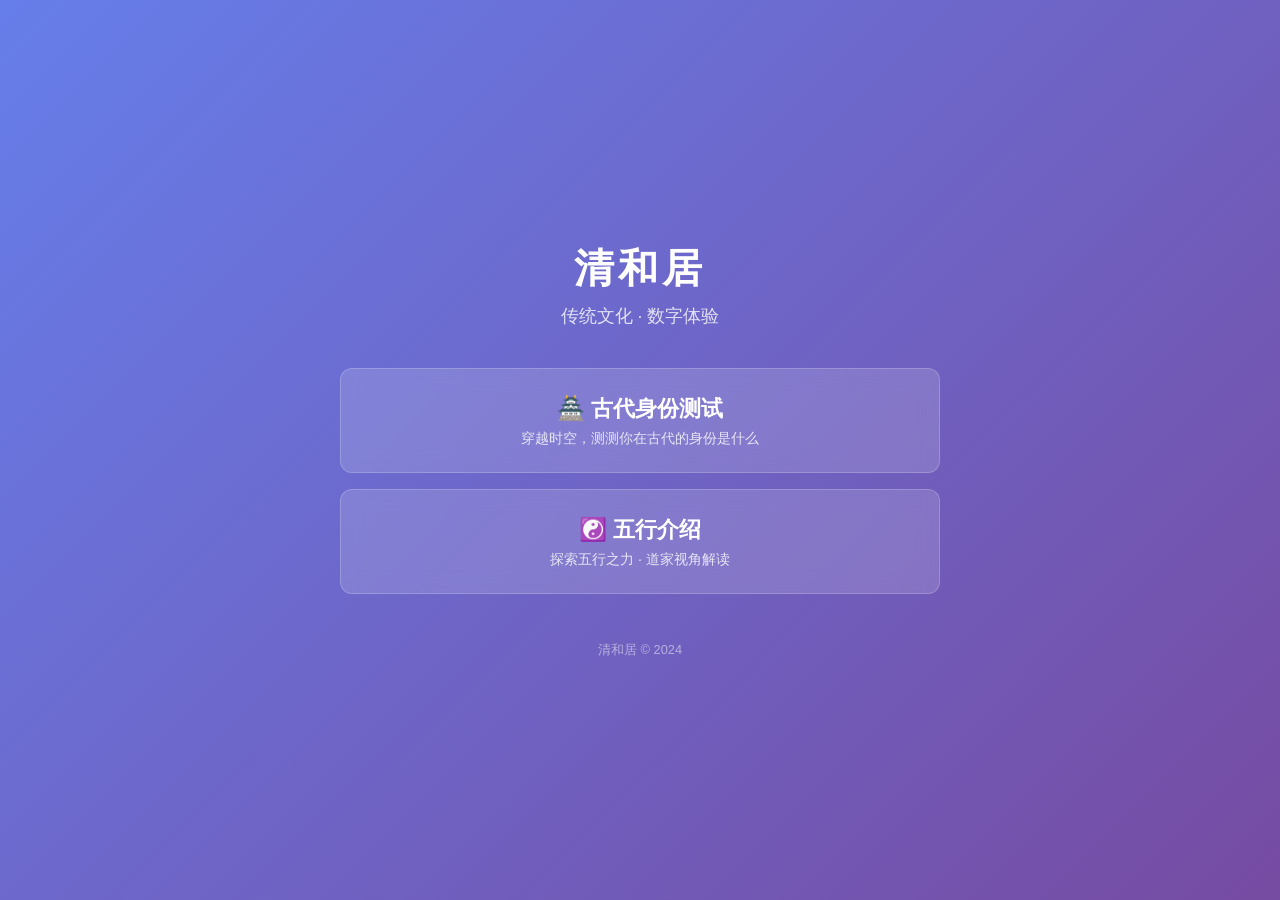
<file: index.html>
<!DOCTYPE html>
<html lang="zh-CN">
<head>
    <meta charset="UTF-8">
    <meta name="viewport" content="width=device-width, initial-scale=1.0">
    <title>清和居</title>
    <style>
        * { margin: 0; padding: 0; box-sizing: border-box; }
        body {
            font-family: 'PingFang SC', 'Microsoft YaHei', -apple-system, sans-serif;
            background: linear-gradient(135deg, #667eea 0%, #764ba2 100%);
            color: white;
            min-height: 100vh;
            display: flex;
            flex-direction: column;
            align-items: center;
            justify-content: center;
            padding: 20px;
        }
        .container {
            max-width: 600px;
            width: 100%;
            text-align: center;
        }
        h1 {
            font-size: 2.5rem;
            margin-bottom: 0.5rem;
            letter-spacing: 0.1em;
        }
        .subtitle {
            font-size: 1.1rem;
            opacity: 0.8;
            margin-bottom: 2.5rem;
        }
        .links {
            display: flex;
            flex-direction: column;
            gap: 1rem;
        }
        .card {
            background: rgba(255, 255, 255, 0.15);
            backdrop-filter: blur(10px);
            border-radius: 12px;
            padding: 1.5rem;
            text-decoration: none;
            color: white;
            transition: all 0.3s ease;
            border: 1px solid rgba(255, 255, 255, 0.2);
        }
        .card:hover {
            background: rgba(255, 255, 255, 0.25);
            transform: translateY(-2px);
            box-shadow: 0 8px 25px rgba(0,0,0,0.2);
        }
        .card-title {
            font-size: 1.4rem;
            font-weight: 600;
            margin-bottom: 0.3rem;
        }
        .card-desc {
            font-size: 0.9rem;
            opacity: 0.8;
        }
        .footer {
            margin-top: 3rem;
            font-size: 0.8rem;
            opacity: 0.5;
        }
    </style>
</head>
<body>
    <div class="container">
        <h1>清和居</h1>
        <p class="subtitle">传统文化 · 数字体验</p>
        <div class="links">
            <a class="card" href="/ancient-test/">
                <div class="card-title">🏯 古代身份测试</div>
                <div class="card-desc">穿越时空，测测你在古代的身份是什么</div>
            </a>
            <a class="card" href="/wuxing/">
                <div class="card-title">☯️ 五行介绍</div>
                <div class="card-desc">探索五行之力 · 道家视角解读</div>
            </a>
        </div>
        <div class="footer">清和居 &copy; 2024</div>
    </div>
</body>
</html>
</file>
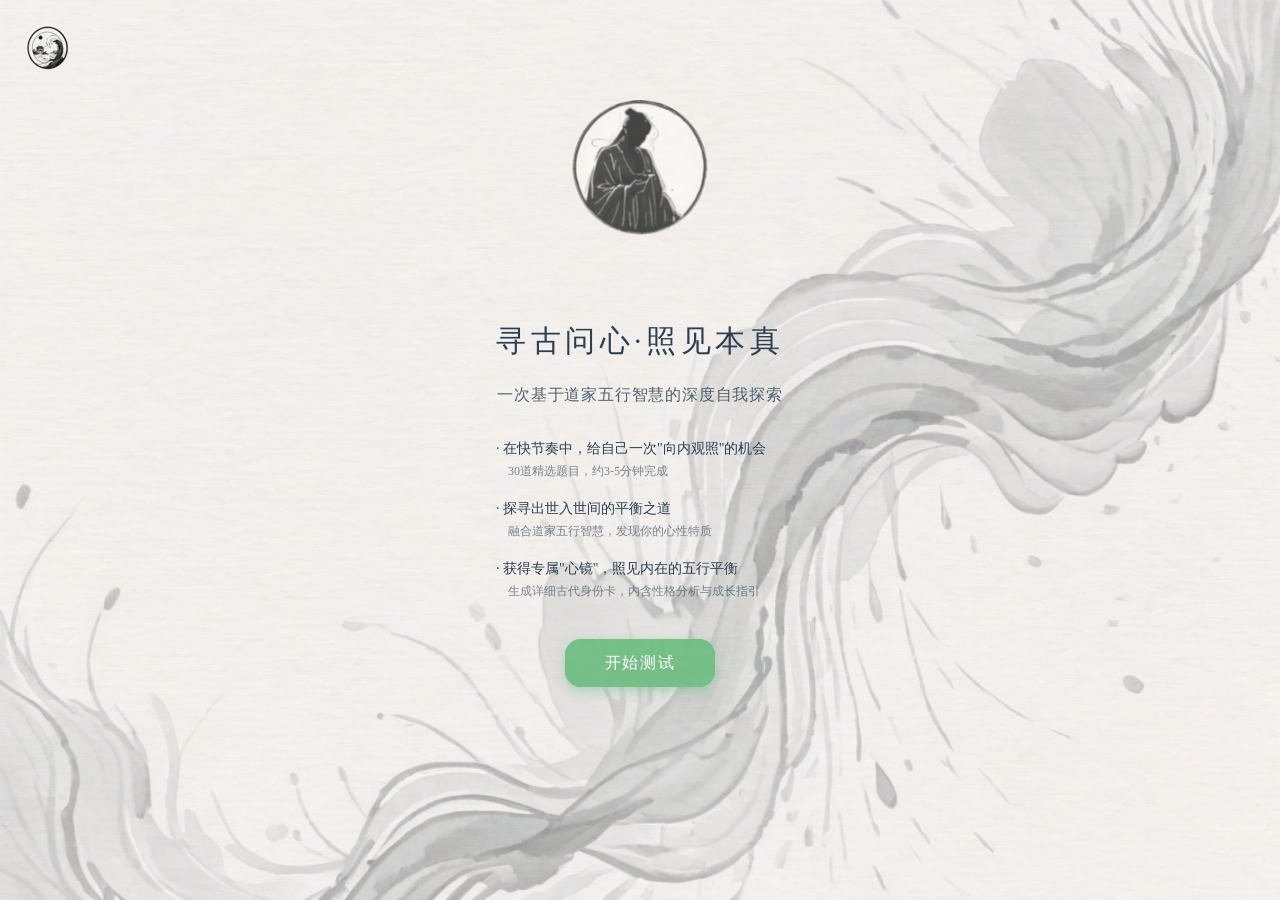
<file: ancient-test/index.html>
<!DOCTYPE html>
<html lang="zh-CN">
  <head>
    <meta charset="UTF-8" />
    <link rel="icon" type="image/svg+xml" href="./vite.svg" />
    <meta name="viewport" content="width=device-width, initial-scale=1.0" />
    <title>古代身份测试</title>
    <style>
      /* Google Fonts @import removed - not accessible in all network environments (e.g. WeChat in China).
         Using system fonts as fallback for better compatibility. */
    </style>
    <script type="module" src="./assets/index-BTq9drXa.js"></script>
    <link rel="stylesheet" href="./assets/style-C6v1XLmv.css">
  </head>
  <body>
    <div id="app"></div>
  </body>
</html>
</file>
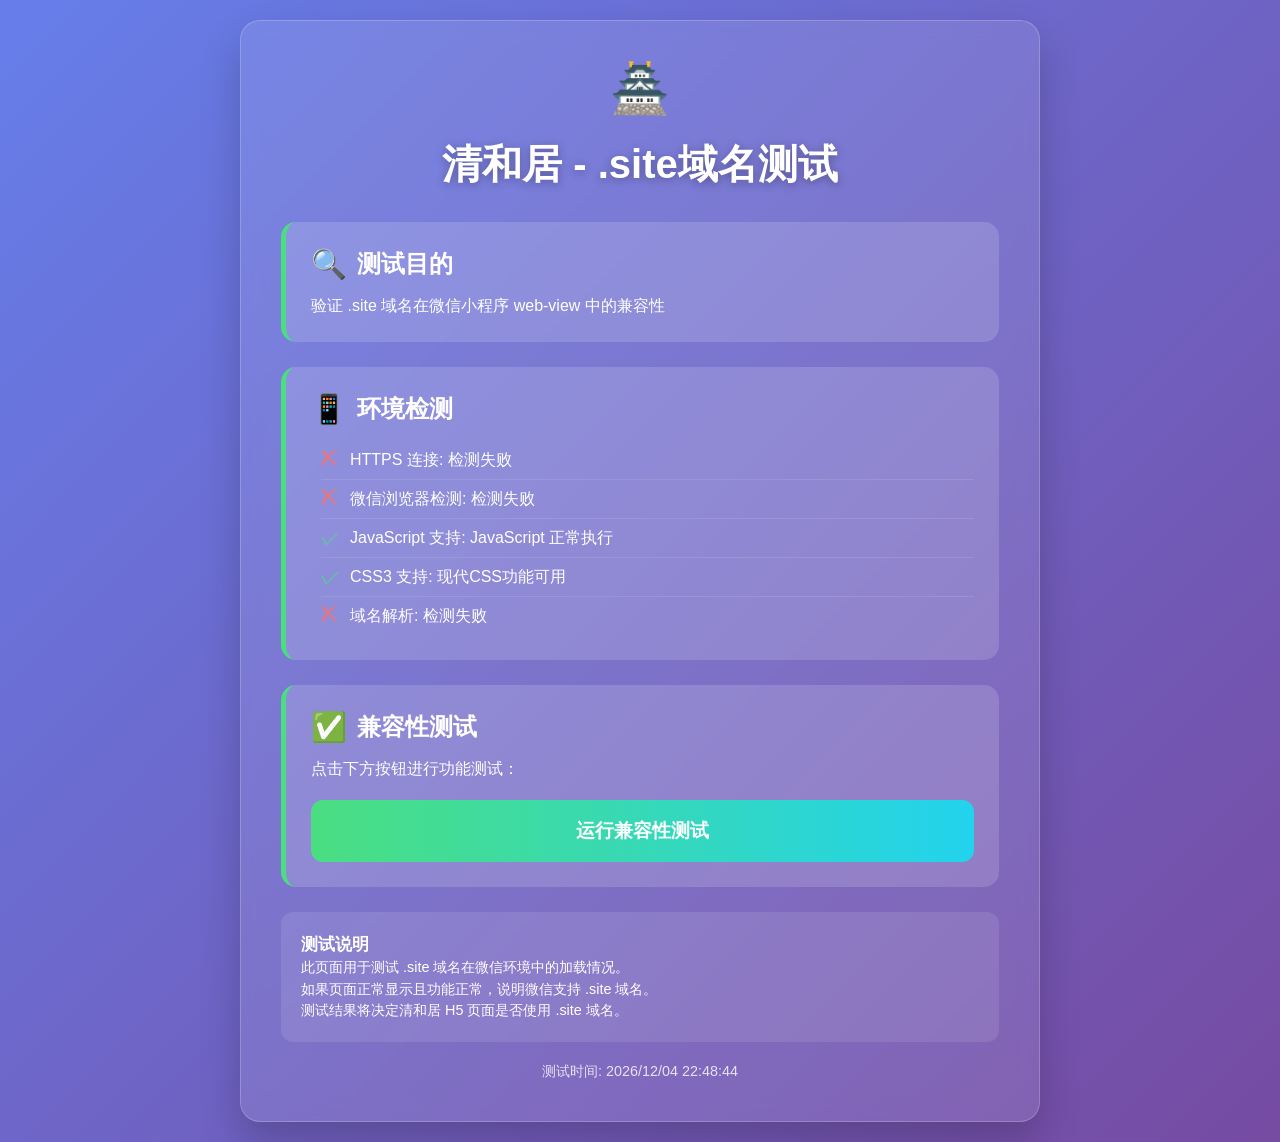
<file: test.html>
<!DOCTYPE html>
<html lang="zh-CN">
<head>
    <meta charset="UTF-8">
    <meta name="viewport" content="width=device-width, initial-scale=1.0">
    <title>清和居 - .site域名测试</title>
    <style>
        * {
            margin: 0;
            padding: 0;
            box-sizing: border-box;
        }
        
        body {
            font-family: 'PingFang SC', 'Microsoft YaHei', sans-serif;
            background: linear-gradient(135deg, #667eea 0%, #764ba2 100%);
            color: white;
            min-height: 100vh;
            padding: 20px;
            display: flex;
            flex-direction: column;
            align-items: center;
            justify-content: center;
        }
        
        .container {
            max-width: 800px;
            width: 100%;
            background: rgba(255, 255, 255, 0.1);
            backdrop-filter: blur(10px);
            border-radius: 20px;
            padding: 40px;
            box-shadow: 0 20px 40px rgba(0, 0, 0, 0.2);
            border: 1px solid rgba(255, 255, 255, 0.2);
        }
        
        h1 {
            text-align: center;
            margin-bottom: 30px;
            font-size: 2.5rem;
            text-shadow: 0 2px 10px rgba(0, 0, 0, 0.3);
        }
        
        .logo {
            font-size: 3rem;
            text-align: center;
            margin-bottom: 20px;
        }
        
        .status-card {
            background: rgba(255, 255, 255, 0.15);
            border-radius: 15px;
            padding: 25px;
            margin-bottom: 25px;
            border-left: 5px solid #4ade80;
        }
        
        .status-card.warning {
            border-left-color: #fbbf24;
        }
        
        .status-card.error {
            border-left-color: #f87171;
        }
        
        h2 {
            font-size: 1.5rem;
            margin-bottom: 15px;
            display: flex;
            align-items: center;
            gap: 10px;
        }
        
        .icon {
            font-size: 1.8rem;
        }
        
        ul {
            list-style: none;
            margin-left: 10px;
        }
        
        li {
            padding: 8px 0;
            border-bottom: 1px solid rgba(255, 255, 255, 0.1);
            display: flex;
            align-items: center;
        }
        
        li:last-child {
            border-bottom: none;
        }
        
        .checkmark {
            color: #4ade80;
            margin-right: 10px;
            font-size: 1.2rem;
        }
        
        .xmark {
            color: #f87171;
            margin-right: 10px;
            font-size: 1.2rem;
        }
        
        .test-button {
            display: block;
            width: 100%;
            padding: 18px;
            background: linear-gradient(90deg, #4ade80, #22d3ee);
            color: white;
            border: none;
            border-radius: 12px;
            font-size: 1.2rem;
            font-weight: bold;
            cursor: pointer;
            margin-top: 20px;
            transition: transform 0.3s, box-shadow 0.3s;
        }
        
        .test-button:hover {
            transform: translateY(-3px);
            box-shadow: 0 10px 20px rgba(0, 0, 0, 0.2);
        }
        
        .test-button:active {
            transform: translateY(-1px);
        }
        
        .result {
            margin-top: 25px;
            padding: 20px;
            background: rgba(255, 255, 255, 0.1);
            border-radius: 12px;
            display: none;
        }
        
        .result.show {
            display: block;
            animation: fadeIn 0.5s;
        }
        
        @keyframes fadeIn {
            from { opacity: 0; }
            to { opacity: 1; }
        }
        
        .info-box {
            background: rgba(255, 255, 255, 0.1);
            border-radius: 12px;
            padding: 20px;
            margin-top: 25px;
            font-size: 0.9rem;
            line-height: 1.5;
        }
        
        .timestamp {
            text-align: center;
            margin-top: 20px;
            font-size: 0.9rem;
            opacity: 0.8;
        }
    </style>
</head>
<body>
    <div class="container">
        <div class="logo">🏯</div>
        <h1>清和居 - .site域名测试</h1>
        
        <div class="status-card">
            <h2><span class="icon">🔍</span> 测试目的</h2>
            <p>验证 .site 域名在微信小程序 web-view 中的兼容性</p>
        </div>
        
        <div class="status-card">
            <h2><span class="icon">📱</span> 环境检测</h2>
            <ul id="environment-list">
                <li>检测中...</li>
            </ul>
        </div>
        
        <div class="status-card" id="compatibility-card">
            <h2><span class="icon">✅</span> 兼容性测试</h2>
            <p>点击下方按钮进行功能测试：</p>
            <button class="test-button" id="run-test">运行兼容性测试</button>
            
            <div class="result" id="test-result">
                <h3>测试结果</h3>
                <div id="result-content"></div>
            </div>
        </div>
        
        <div class="info-box">
            <h3>测试说明</h3>
            <p>此页面用于测试 .site 域名在微信环境中的加载情况。</p>
            <p>如果页面正常显示且功能正常，说明微信支持 .site 域名。</p>
            <p>测试结果将决定清和居 H5 页面是否使用 .site 域名。</p>
        </div>
        
        <div class="timestamp">
            测试时间: <span id="current-time"></span>
        </div>
    </div>

    <script>
        // 环境检测
        function detectEnvironment() {
            const list = document.getElementById('environment-list');
            list.innerHTML = '';
            
            const checks = [
                {
                    name: 'HTTPS 连接',
                    check: () => window.location.protocol === 'https:',
                    message: '安全连接已建立'
                },
                {
                    name: '微信浏览器检测',
                    check: () => /MicroMessenger/i.test(navigator.userAgent),
                    message: '在微信环境中运行'
                },
                {
                    name: 'JavaScript 支持',
                    check: () => true,
                    message: 'JavaScript 正常执行'
                },
                {
                    name: 'CSS3 支持',
                    check: () => 'transform' in document.documentElement.style,
                    message: '现代CSS功能可用'
                },
                {
                    name: '域名解析',
                    check: () => window.location.hostname.includes('.site'),
                    message: '.site 域名正常解析'
                }
            ];
            
            checks.forEach(item => {
                const li = document.createElement('li');
                const isPass = item.check();
                
                li.innerHTML = `
                    <span class="${isPass ? 'checkmark' : 'xmark'}">${isPass ? '✓' : '✗'}</span>
                    <span>${item.name}: ${isPass ? item.message : '检测失败'}</span>
                `;
                
                list.appendChild(li);
            });
            
            // 更新兼容性卡片样式
            const compatibilityCard = document.getElementById('compatibility-card');
            const allPass = checks.every(item => item.check());
            
            if (allPass) {
                compatibilityCard.classList.remove('warning', 'error');
            } else {
                compatibilityCard.classList.add('warning');
            }
        }
        
        // 运行功能测试
        function runCompatibilityTest() {
            const resultDiv = document.getElementById('test-result');
            const contentDiv = document.getElementById('result-content');
            
            const tests = [
                {
                    name: 'DOM 操作测试',
                    test: () => {
                        const testEl = document.createElement('div');
                        testEl.id = 'temp-test-el';
                        document.body.appendChild(testEl);
                        const found = document.getElementById('temp-test-el');
                        document.body.removeChild(testEl);
                        return !!found;
                    }
                },
                {
                    name: '事件监听测试',
                    test: () => {
                        let eventFired = false;
                        const testFn = () => { eventFired = true; };
                        document.addEventListener('test-event', testFn);
                        document.dispatchEvent(new Event('test-event'));
                        document.removeEventListener('test-event', testFn);
                        return eventFired;
                    }
                },
                {
                    name: '本地存储测试',
                    test: () => {
                        try {
                            localStorage.setItem('test-key', 'test-value');
                            const value = localStorage.getItem('test-key');
                            localStorage.removeItem('test-key');
                            return value === 'test-value';
                        } catch (e) {
                            return false;
                        }
                    }
                },
                {
                    name: 'Canvas 测试',
                    test: () => {
                        try {
                            const canvas = document.createElement('canvas');
                            return !!(canvas.getContext && canvas.getContext('2d'));
                        } catch (e) {
                            return false;
                        }
                    }
                },
                {
                    name: 'AJAX/Fetch 测试',
                    test: () => {
                        return 'fetch' in window || 'XMLHttpRequest' in window;
                    }
                }
            ];
            
            let passed = 0;
            let total = tests.length;
            
            let resultHTML = '<ul>';
            tests.forEach(test => {
                try {
                    const passedTest = test.test();
                    if (passedTest) passed++;
                    
                    resultHTML += `
                        <li>
                            <span class="${passedTest ? 'checkmark' : 'xmark'}">${passedTest ? '✓' : '✗'}</span>
                            ${test.name}: ${passedTest ? '通过' : '失败'}
                        </li>
                    `;
                } catch (e) {
                    resultHTML += `
                        <li>
                            <span class="xmark">✗</span>
                            ${test.name}: 错误 - ${e.message}
                        </li>
                    `;
                }
            });
            resultHTML += '</ul>';
            
            const percentage = Math.round((passed / total) * 100);
            resultHTML = `
                <div class="status-card ${percentage === 100 ? '' : percentage >= 80 ? 'warning' : 'error'}">
                    <h3>测试完成: ${passed}/${total} 通过 (${percentage}%)</h3>
                    ${resultHTML}
                </div>
                <p style="margin-top: 15px;">
                    <strong>结论:</strong> 
                    ${percentage === 100 ? '.site 域名在微信中完全兼容！' : 
                      percentage >= 80 ? '.site 域名在微信中基本兼容，可能存在小问题。' : 
                      '.site 域名在微信中可能存在兼容性问题。'}
                </p>
            `;
            
            contentDiv.innerHTML = resultHTML;
            resultDiv.classList.add('show');
            
            // 滚动到结果
            resultDiv.scrollIntoView({ behavior: 'smooth' });
        }
        
        // 更新时间
        function updateTime() {
            const now = new Date();
            const timeString = now.toLocaleString('zh-CN', {
                year: 'numeric',
                month: '2-digit',
                day: '2-digit',
                hour: '2-digit',
                minute: '2-digit',
                second: '2-digit'
            });
            document.getElementById('current-time').textContent = timeString;
        }
        
        // 初始化
        document.addEventListener('DOMContentLoaded', () => {
            updateTime();
            detectEnvironment();
            
            // 每秒更新时间
            setInterval(updateTime, 1000);
            
            // 绑定测试按钮事件
            document.getElementById('run-test').addEventListener('click', runCompatibilityTest);
            
            // 页面加载完成提示
            setTimeout(() => {
                const compatibilityCard = document.getElementById('compatibility-card');
                compatibilityCard.classList.remove('warning');
            }, 1000);
        });
    </script>
</body>
</html>
</file>
<file: ancient-test/assets/style-C6v1XLmv.css>
*, ::before, ::after {
  --tw-border-spacing-x: 0;
  --tw-border-spacing-y: 0;
  --tw-translate-x: 0;
  --tw-translate-y: 0;
  --tw-rotate: 0;
  --tw-skew-x: 0;
  --tw-skew-y: 0;
  --tw-scale-x: 1;
  --tw-scale-y: 1;
  --tw-pan-x:  ;
  --tw-pan-y:  ;
  --tw-pinch-zoom:  ;
  --tw-scroll-snap-strictness: proximity;
  --tw-gradient-from-position:  ;
  --tw-gradient-via-position:  ;
  --tw-gradient-to-position:  ;
  --tw-ordinal:  ;
  --tw-slashed-zero:  ;
  --tw-numeric-figure:  ;
  --tw-numeric-spacing:  ;
  --tw-numeric-fraction:  ;
  --tw-ring-inset:  ;
  --tw-ring-offset-width: 0px;
  --tw-ring-offset-color: #fff;
  --tw-ring-color: rgb(59 130 246 / 0.5);
  --tw-ring-offset-shadow: 0 0 #0000;
  --tw-ring-shadow: 0 0 #0000;
  --tw-shadow: 0 0 #0000;
  --tw-shadow-colored: 0 0 #0000;
  --tw-blur:  ;
  --tw-brightness:  ;
  --tw-contrast:  ;
  --tw-grayscale:  ;
  --tw-hue-rotate:  ;
  --tw-invert:  ;
  --tw-saturate:  ;
  --tw-sepia:  ;
  --tw-drop-shadow:  ;
  --tw-backdrop-blur:  ;
  --tw-backdrop-brightness:  ;
  --tw-backdrop-contrast:  ;
  --tw-backdrop-grayscale:  ;
  --tw-backdrop-hue-rotate:  ;
  --tw-backdrop-invert:  ;
  --tw-backdrop-opacity:  ;
  --tw-backdrop-saturate:  ;
  --tw-backdrop-sepia:  ;
  --tw-contain-size:  ;
  --tw-contain-layout:  ;
  --tw-contain-paint:  ;
  --tw-contain-style:  ;
}

::backdrop {
  --tw-border-spacing-x: 0;
  --tw-border-spacing-y: 0;
  --tw-translate-x: 0;
  --tw-translate-y: 0;
  --tw-rotate: 0;
  --tw-skew-x: 0;
  --tw-skew-y: 0;
  --tw-scale-x: 1;
  --tw-scale-y: 1;
  --tw-pan-x:  ;
  --tw-pan-y:  ;
  --tw-pinch-zoom:  ;
  --tw-scroll-snap-strictness: proximity;
  --tw-gradient-from-position:  ;
  --tw-gradient-via-position:  ;
  --tw-gradient-to-position:  ;
  --tw-ordinal:  ;
  --tw-slashed-zero:  ;
  --tw-numeric-figure:  ;
  --tw-numeric-spacing:  ;
  --tw-numeric-fraction:  ;
  --tw-ring-inset:  ;
  --tw-ring-offset-width: 0px;
  --tw-ring-offset-color: #fff;
  --tw-ring-color: rgb(59 130 246 / 0.5);
  --tw-ring-offset-shadow: 0 0 #0000;
  --tw-ring-shadow: 0 0 #0000;
  --tw-shadow: 0 0 #0000;
  --tw-shadow-colored: 0 0 #0000;
  --tw-blur:  ;
  --tw-brightness:  ;
  --tw-contrast:  ;
  --tw-grayscale:  ;
  --tw-hue-rotate:  ;
  --tw-invert:  ;
  --tw-saturate:  ;
  --tw-sepia:  ;
  --tw-drop-shadow:  ;
  --tw-backdrop-blur:  ;
  --tw-backdrop-brightness:  ;
  --tw-backdrop-contrast:  ;
  --tw-backdrop-grayscale:  ;
  --tw-backdrop-hue-rotate:  ;
  --tw-backdrop-invert:  ;
  --tw-backdrop-opacity:  ;
  --tw-backdrop-saturate:  ;
  --tw-backdrop-sepia:  ;
  --tw-contain-size:  ;
  --tw-contain-layout:  ;
  --tw-contain-paint:  ;
  --tw-contain-style:  ;
}/*
! tailwindcss v3.4.19 | MIT License | https://tailwindcss.com
*//*
1. Prevent padding and border from affecting element width. (https://github.com/mozdevs/cssremedy/issues/4)
2. Allow adding a border to an element by just adding a border-width. (https://github.com/tailwindcss/tailwindcss/pull/116)
*/

*,
::before,
::after {
  box-sizing: border-box; /* 1 */
  border-width: 0; /* 2 */
  border-style: solid; /* 2 */
  border-color: #e5e7eb; /* 2 */
}

::before,
::after {
  --tw-content: '';
}

/*
1. Use a consistent sensible line-height in all browsers.
2. Prevent adjustments of font size after orientation changes in iOS.
3. Use a more readable tab size.
4. Use the user's configured `sans` font-family by default.
5. Use the user's configured `sans` font-feature-settings by default.
6. Use the user's configured `sans` font-variation-settings by default.
7. Disable tap highlights on iOS
*/

html,
:host {
  line-height: 1.5; /* 1 */
  -webkit-text-size-adjust: 100%; /* 2 */
  -moz-tab-size: 4; /* 3 */
  -o-tab-size: 4;
     tab-size: 4; /* 3 */
  font-family: ui-sans-serif, system-ui, sans-serif, "Apple Color Emoji", "Segoe UI Emoji", "Segoe UI Symbol", "Noto Color Emoji"; /* 4 */
  font-feature-settings: normal; /* 5 */
  font-variation-settings: normal; /* 6 */
  -webkit-tap-highlight-color: transparent; /* 7 */
}

/*
1. Remove the margin in all browsers.
2. Inherit line-height from `html` so users can set them as a class directly on the `html` element.
*/

body {
  margin: 0; /* 1 */
  line-height: inherit; /* 2 */
}

/*
1. Add the correct height in Firefox.
2. Correct the inheritance of border color in Firefox. (https://bugzilla.mozilla.org/show_bug.cgi?id=190655)
3. Ensure horizontal rules are visible by default.
*/

hr {
  height: 0; /* 1 */
  color: inherit; /* 2 */
  border-top-width: 1px; /* 3 */
}

/*
Add the correct text decoration in Chrome, Edge, and Safari.
*/

abbr:where([title]) {
  -webkit-text-decoration: underline dotted;
          text-decoration: underline dotted;
}

/*
Remove the default font size and weight for headings.
*/

h1,
h2,
h3,
h4,
h5,
h6 {
  font-size: inherit;
  font-weight: inherit;
}

/*
Reset links to optimize for opt-in styling instead of opt-out.
*/

a {
  color: inherit;
  text-decoration: inherit;
}

/*
Add the correct font weight in Edge and Safari.
*/

b,
strong {
  font-weight: bolder;
}

/*
1. Use the user's configured `mono` font-family by default.
2. Use the user's configured `mono` font-feature-settings by default.
3. Use the user's configured `mono` font-variation-settings by default.
4. Correct the odd `em` font sizing in all browsers.
*/

code,
kbd,
samp,
pre {
  font-family: ui-monospace, SFMono-Regular, Menlo, Monaco, Consolas, "Liberation Mono", "Courier New", monospace; /* 1 */
  font-feature-settings: normal; /* 2 */
  font-variation-settings: normal; /* 3 */
  font-size: 1em; /* 4 */
}

/*
Add the correct font size in all browsers.
*/

small {
  font-size: 80%;
}

/*
Prevent `sub` and `sup` elements from affecting the line height in all browsers.
*/

sub,
sup {
  font-size: 75%;
  line-height: 0;
  position: relative;
  vertical-align: baseline;
}

sub {
  bottom: -0.25em;
}

sup {
  top: -0.5em;
}

/*
1. Remove text indentation from table contents in Chrome and Safari. (https://bugs.chromium.org/p/chromium/issues/detail?id=999088, https://bugs.webkit.org/show_bug.cgi?id=201297)
2. Correct table border color inheritance in all Chrome and Safari. (https://bugs.chromium.org/p/chromium/issues/detail?id=935729, https://bugs.webkit.org/show_bug.cgi?id=195016)
3. Remove gaps between table borders by default.
*/

table {
  text-indent: 0; /* 1 */
  border-color: inherit; /* 2 */
  border-collapse: collapse; /* 3 */
}

/*
1. Change the font styles in all browsers.
2. Remove the margin in Firefox and Safari.
3. Remove default padding in all browsers.
*/

button,
input,
optgroup,
select,
textarea {
  font-family: inherit; /* 1 */
  font-feature-settings: inherit; /* 1 */
  font-variation-settings: inherit; /* 1 */
  font-size: 100%; /* 1 */
  font-weight: inherit; /* 1 */
  line-height: inherit; /* 1 */
  letter-spacing: inherit; /* 1 */
  color: inherit; /* 1 */
  margin: 0; /* 2 */
  padding: 0; /* 3 */
}

/*
Remove the inheritance of text transform in Edge and Firefox.
*/

button,
select {
  text-transform: none;
}

/*
1. Correct the inability to style clickable types in iOS and Safari.
2. Remove default button styles.
*/

button,
input:where([type='button']),
input:where([type='reset']),
input:where([type='submit']) {
  -webkit-appearance: button; /* 1 */
  background-color: transparent; /* 2 */
  background-image: none; /* 2 */
}

/*
Use the modern Firefox focus style for all focusable elements.
*/

:-moz-focusring {
  outline: auto;
}

/*
Remove the additional `:invalid` styles in Firefox. (https://github.com/mozilla/gecko-dev/blob/2f9eacd9d3d995c937b4251a5557d95d494c9be1/layout/style/res/forms.css#L728-L737)
*/

:-moz-ui-invalid {
  box-shadow: none;
}

/*
Add the correct vertical alignment in Chrome and Firefox.
*/

progress {
  vertical-align: baseline;
}

/*
Correct the cursor style of increment and decrement buttons in Safari.
*/

::-webkit-inner-spin-button,
::-webkit-outer-spin-button {
  height: auto;
}

/*
1. Correct the odd appearance in Chrome and Safari.
2. Correct the outline style in Safari.
*/

[type='search'] {
  -webkit-appearance: textfield; /* 1 */
  outline-offset: -2px; /* 2 */
}

/*
Remove the inner padding in Chrome and Safari on macOS.
*/

::-webkit-search-decoration {
  -webkit-appearance: none;
}

/*
1. Correct the inability to style clickable types in iOS and Safari.
2. Change font properties to `inherit` in Safari.
*/

::-webkit-file-upload-button {
  -webkit-appearance: button; /* 1 */
  font: inherit; /* 2 */
}

/*
Add the correct display in Chrome and Safari.
*/

summary {
  display: list-item;
}

/*
Removes the default spacing and border for appropriate elements.
*/

blockquote,
dl,
dd,
h1,
h2,
h3,
h4,
h5,
h6,
hr,
figure,
p,
pre {
  margin: 0;
}

fieldset {
  margin: 0;
  padding: 0;
}

legend {
  padding: 0;
}

ol,
ul,
menu {
  list-style: none;
  margin: 0;
  padding: 0;
}

/*
Reset default styling for dialogs.
*/
dialog {
  padding: 0;
}

/*
Prevent resizing textareas horizontally by default.
*/

textarea {
  resize: vertical;
}

/*
1. Reset the default placeholder opacity in Firefox. (https://github.com/tailwindlabs/tailwindcss/issues/3300)
2. Set the default placeholder color to the user's configured gray 400 color.
*/

input::-moz-placeholder, textarea::-moz-placeholder {
  opacity: 1; /* 1 */
  color: #9ca3af; /* 2 */
}

input::placeholder,
textarea::placeholder {
  opacity: 1; /* 1 */
  color: #9ca3af; /* 2 */
}

/*
Set the default cursor for buttons.
*/

button,
[role="button"] {
  cursor: pointer;
}

/*
Make sure disabled buttons don't get the pointer cursor.
*/
:disabled {
  cursor: default;
}

/*
1. Make replaced elements `display: block` by default. (https://github.com/mozdevs/cssremedy/issues/14)
2. Add `vertical-align: middle` to align replaced elements more sensibly by default. (https://github.com/jensimmons/cssremedy/issues/14#issuecomment-634934210)
   This can trigger a poorly considered lint error in some tools but is included by design.
*/

img,
svg,
video,
canvas,
audio,
iframe,
embed,
object {
  display: block; /* 1 */
  vertical-align: middle; /* 2 */
}

/*
Constrain images and videos to the parent width and preserve their intrinsic aspect ratio. (https://github.com/mozdevs/cssremedy/issues/14)
*/

img,
video {
  max-width: 100%;
  height: auto;
}

/* Make elements with the HTML hidden attribute stay hidden by default */
[hidden]:where(:not([hidden="until-found"])) {
  display: none;
}
.pointer-events-none {
  pointer-events: none;
}
.fixed {
  position: fixed;
}
.absolute {
  position: absolute;
}
.relative {
  position: relative;
}
.inset-0 {
  inset: 0px;
}
.left-1\/2 {
  left: 50%;
}
.left-4 {
  left: 1rem;
}
.top-4 {
  top: 1rem;
}
.top-\[100px\] {
  top: 100px;
}
.z-10 {
  z-index: 10;
}
.col-span-2 {
  grid-column: span 2 / span 2;
}
.mx-4 {
  margin-left: 1rem;
  margin-right: 1rem;
}
.mx-auto {
  margin-left: auto;
  margin-right: auto;
}
.-ml-1 {
  margin-left: -0.25rem;
}
.mb-1 {
  margin-bottom: 0.25rem;
}
.mb-10 {
  margin-bottom: 2.5rem;
}
.mb-2 {
  margin-bottom: 0.5rem;
}
.mb-3 {
  margin-bottom: 0.75rem;
}
.mb-4 {
  margin-bottom: 1rem;
}
.mb-5 {
  margin-bottom: 1.25rem;
}
.mb-6 {
  margin-bottom: 1.5rem;
}
.mb-8 {
  margin-bottom: 2rem;
}
.ml-3 {
  margin-left: 0.75rem;
}
.mr-2 {
  margin-right: 0.5rem;
}
.mr-3 {
  margin-right: 0.75rem;
}
.mt-1 {
  margin-top: 0.25rem;
}
.mt-10 {
  margin-top: 2.5rem;
}
.mt-12 {
  margin-top: 3rem;
}
.mt-2 {
  margin-top: 0.5rem;
}
.mt-3 {
  margin-top: 0.75rem;
}
.mt-4 {
  margin-top: 1rem;
}
.mt-6 {
  margin-top: 1.5rem;
}
.flex {
  display: flex;
}
.inline-flex {
  display: inline-flex;
}
.grid {
  display: grid;
}
.hidden {
  display: none;
}
.h-1\.5 {
  height: 0.375rem;
}
.h-10 {
  height: 2.5rem;
}
.h-16 {
  height: 4rem;
}
.h-2 {
  height: 0.5rem;
}
.h-3 {
  height: 0.75rem;
}
.h-4 {
  height: 1rem;
}
.h-5 {
  height: 1.25rem;
}
.h-8 {
  height: 2rem;
}
.h-\[135px\] {
  height: 135px;
}
.h-full {
  height: 100%;
}
.min-h-0 {
  min-height: 0px;
}
.min-h-screen {
  min-height: 100vh;
}
.w-1\.5 {
  width: 0.375rem;
}
.w-10 {
  width: 2.5rem;
}
.w-14 {
  width: 3.5rem;
}
.w-16 {
  width: 4rem;
}
.w-2 {
  width: 0.5rem;
}
.w-4 {
  width: 1rem;
}
.w-5 {
  width: 1.25rem;
}
.w-8 {
  width: 2rem;
}
.w-\[135px\] {
  width: 135px;
}
.w-full {
  width: 100%;
}
.max-w-2xl {
  max-width: 42rem;
}
.max-w-\[375px\] {
  max-width: 375px;
}
.max-w-md {
  max-width: 28rem;
}
.max-w-sm {
  max-width: 24rem;
}
.flex-1 {
  flex: 1 1 0%;
}
.flex-shrink {
  flex-shrink: 1;
}
.flex-shrink-0 {
  flex-shrink: 0;
}
.-translate-x-1\/2 {
  --tw-translate-x: -50%;
  transform: translate(var(--tw-translate-x), var(--tw-translate-y)) rotate(var(--tw-rotate)) skewX(var(--tw-skew-x)) skewY(var(--tw-skew-y)) scaleX(var(--tw-scale-x)) scaleY(var(--tw-scale-y));
}
.transform {
  transform: translate(var(--tw-translate-x), var(--tw-translate-y)) rotate(var(--tw-rotate)) skewX(var(--tw-skew-x)) skewY(var(--tw-skew-y)) scaleX(var(--tw-scale-x)) scaleY(var(--tw-scale-y));
}
@keyframes spin {

  to {
    transform: rotate(360deg);
  }
}
.animate-spin {
  animation: spin 1s linear infinite;
}
.cursor-pointer {
  cursor: pointer;
}
.list-none {
  list-style-type: none;
}
.grid-cols-2 {
  grid-template-columns: repeat(2, minmax(0, 1fr));
}
.grid-cols-7 {
  grid-template-columns: repeat(7, minmax(0, 1fr));
}
.flex-col {
  flex-direction: column;
}
.flex-wrap {
  flex-wrap: wrap;
}
.items-center {
  align-items: center;
}
.justify-center {
  justify-content: center;
}
.justify-between {
  justify-content: space-between;
}
.gap-2 {
  gap: 0.5rem;
}
.gap-3 {
  gap: 0.75rem;
}
.gap-4 {
  gap: 1rem;
}
.gap-5 {
  gap: 1.25rem;
}
.space-x-3 > :not([hidden]) ~ :not([hidden]) {
  --tw-space-x-reverse: 0;
  margin-right: calc(0.75rem * var(--tw-space-x-reverse));
  margin-left: calc(0.75rem * calc(1 - var(--tw-space-x-reverse)));
}
.space-y-3 > :not([hidden]) ~ :not([hidden]) {
  --tw-space-y-reverse: 0;
  margin-top: calc(0.75rem * calc(1 - var(--tw-space-y-reverse)));
  margin-bottom: calc(0.75rem * var(--tw-space-y-reverse));
}
.overflow-hidden {
  overflow: hidden;
}
.rounded {
  border-radius: 0.25rem;
}
.rounded-2xl {
  border-radius: 1rem;
}
.rounded-3xl {
  border-radius: 1.5rem;
}
.rounded-full {
  border-radius: 9999px;
}
.rounded-lg {
  border-radius: 0.5rem;
}
.rounded-xl {
  border-radius: 0.75rem;
}
.rounded-t-2xl {
  border-top-left-radius: 1rem;
  border-top-right-radius: 1rem;
}
.border {
  border-width: 1px;
}
.border-t {
  border-top-width: 1px;
}
.border-amber-200 {
  --tw-border-opacity: 1;
  border-color: rgb(253 230 138 / var(--tw-border-opacity, 1));
}
.border-amber-200\/0 {
  border-color: rgb(253 230 138 / 0);
}
.border-amber-200\/10 {
  border-color: rgb(253 230 138 / 0.1);
}
.border-amber-200\/100 {
  border-color: rgb(253 230 138 / 1);
}
.border-amber-200\/15 {
  border-color: rgb(253 230 138 / 0.15);
}
.border-amber-200\/20 {
  border-color: rgb(253 230 138 / 0.2);
}
.border-amber-200\/25 {
  border-color: rgb(253 230 138 / 0.25);
}
.border-amber-200\/30 {
  border-color: rgb(253 230 138 / 0.3);
}
.border-amber-200\/35 {
  border-color: rgb(253 230 138 / 0.35);
}
.border-amber-200\/40 {
  border-color: rgb(253 230 138 / 0.4);
}
.border-amber-200\/45 {
  border-color: rgb(253 230 138 / 0.45);
}
.border-amber-200\/5 {
  border-color: rgb(253 230 138 / 0.05);
}
.border-amber-200\/50 {
  border-color: rgb(253 230 138 / 0.5);
}
.border-amber-200\/55 {
  border-color: rgb(253 230 138 / 0.55);
}
.border-amber-200\/60 {
  border-color: rgb(253 230 138 / 0.6);
}
.border-amber-200\/65 {
  border-color: rgb(253 230 138 / 0.65);
}
.border-amber-200\/70 {
  border-color: rgb(253 230 138 / 0.7);
}
.border-amber-200\/75 {
  border-color: rgb(253 230 138 / 0.75);
}
.border-amber-200\/80 {
  border-color: rgb(253 230 138 / 0.8);
}
.border-amber-200\/85 {
  border-color: rgb(253 230 138 / 0.85);
}
.border-amber-200\/90 {
  border-color: rgb(253 230 138 / 0.9);
}
.border-amber-200\/95 {
  border-color: rgb(253 230 138 / 0.95);
}
.border-blue-200 {
  --tw-border-opacity: 1;
  border-color: rgb(191 219 254 / var(--tw-border-opacity, 1));
}
.border-blue-200\/0 {
  border-color: rgb(191 219 254 / 0);
}
.border-blue-200\/10 {
  border-color: rgb(191 219 254 / 0.1);
}
.border-blue-200\/100 {
  border-color: rgb(191 219 254 / 1);
}
.border-blue-200\/15 {
  border-color: rgb(191 219 254 / 0.15);
}
.border-blue-200\/20 {
  border-color: rgb(191 219 254 / 0.2);
}
.border-blue-200\/25 {
  border-color: rgb(191 219 254 / 0.25);
}
.border-blue-200\/30 {
  border-color: rgb(191 219 254 / 0.3);
}
.border-blue-200\/35 {
  border-color: rgb(191 219 254 / 0.35);
}
.border-blue-200\/40 {
  border-color: rgb(191 219 254 / 0.4);
}
.border-blue-200\/45 {
  border-color: rgb(191 219 254 / 0.45);
}
.border-blue-200\/5 {
  border-color: rgb(191 219 254 / 0.05);
}
.border-blue-200\/50 {
  border-color: rgb(191 219 254 / 0.5);
}
.border-blue-200\/55 {
  border-color: rgb(191 219 254 / 0.55);
}
.border-blue-200\/60 {
  border-color: rgb(191 219 254 / 0.6);
}
.border-blue-200\/65 {
  border-color: rgb(191 219 254 / 0.65);
}
.border-blue-200\/70 {
  border-color: rgb(191 219 254 / 0.7);
}
.border-blue-200\/75 {
  border-color: rgb(191 219 254 / 0.75);
}
.border-blue-200\/80 {
  border-color: rgb(191 219 254 / 0.8);
}
.border-blue-200\/85 {
  border-color: rgb(191 219 254 / 0.85);
}
.border-blue-200\/90 {
  border-color: rgb(191 219 254 / 0.9);
}
.border-blue-200\/95 {
  border-color: rgb(191 219 254 / 0.95);
}
.border-emerald-200 {
  --tw-border-opacity: 1;
  border-color: rgb(167 243 208 / var(--tw-border-opacity, 1));
}
.border-emerald-200\/0 {
  border-color: rgb(167 243 208 / 0);
}
.border-emerald-200\/10 {
  border-color: rgb(167 243 208 / 0.1);
}
.border-emerald-200\/100 {
  border-color: rgb(167 243 208 / 1);
}
.border-emerald-200\/15 {
  border-color: rgb(167 243 208 / 0.15);
}
.border-emerald-200\/20 {
  border-color: rgb(167 243 208 / 0.2);
}
.border-emerald-200\/25 {
  border-color: rgb(167 243 208 / 0.25);
}
.border-emerald-200\/30 {
  border-color: rgb(167 243 208 / 0.3);
}
.border-emerald-200\/35 {
  border-color: rgb(167 243 208 / 0.35);
}
.border-emerald-200\/40 {
  border-color: rgb(167 243 208 / 0.4);
}
.border-emerald-200\/45 {
  border-color: rgb(167 243 208 / 0.45);
}
.border-emerald-200\/5 {
  border-color: rgb(167 243 208 / 0.05);
}
.border-emerald-200\/50 {
  border-color: rgb(167 243 208 / 0.5);
}
.border-emerald-200\/55 {
  border-color: rgb(167 243 208 / 0.55);
}
.border-emerald-200\/60 {
  border-color: rgb(167 243 208 / 0.6);
}
.border-emerald-200\/65 {
  border-color: rgb(167 243 208 / 0.65);
}
.border-emerald-200\/70 {
  border-color: rgb(167 243 208 / 0.7);
}
.border-emerald-200\/75 {
  border-color: rgb(167 243 208 / 0.75);
}
.border-emerald-200\/80 {
  border-color: rgb(167 243 208 / 0.8);
}
.border-emerald-200\/85 {
  border-color: rgb(167 243 208 / 0.85);
}
.border-emerald-200\/90 {
  border-color: rgb(167 243 208 / 0.9);
}
.border-emerald-200\/95 {
  border-color: rgb(167 243 208 / 0.95);
}
.border-gray-200 {
  --tw-border-opacity: 1;
  border-color: rgb(229 231 235 / var(--tw-border-opacity, 1));
}
.border-gray-200\/50 {
  border-color: rgb(229 231 235 / 0.5);
}
.border-red-200 {
  --tw-border-opacity: 1;
  border-color: rgb(254 202 202 / var(--tw-border-opacity, 1));
}
.border-red-200\/0 {
  border-color: rgb(254 202 202 / 0);
}
.border-red-200\/10 {
  border-color: rgb(254 202 202 / 0.1);
}
.border-red-200\/100 {
  border-color: rgb(254 202 202 / 1);
}
.border-red-200\/15 {
  border-color: rgb(254 202 202 / 0.15);
}
.border-red-200\/20 {
  border-color: rgb(254 202 202 / 0.2);
}
.border-red-200\/25 {
  border-color: rgb(254 202 202 / 0.25);
}
.border-red-200\/30 {
  border-color: rgb(254 202 202 / 0.3);
}
.border-red-200\/35 {
  border-color: rgb(254 202 202 / 0.35);
}
.border-red-200\/40 {
  border-color: rgb(254 202 202 / 0.4);
}
.border-red-200\/45 {
  border-color: rgb(254 202 202 / 0.45);
}
.border-red-200\/5 {
  border-color: rgb(254 202 202 / 0.05);
}
.border-red-200\/50 {
  border-color: rgb(254 202 202 / 0.5);
}
.border-red-200\/55 {
  border-color: rgb(254 202 202 / 0.55);
}
.border-red-200\/60 {
  border-color: rgb(254 202 202 / 0.6);
}
.border-red-200\/65 {
  border-color: rgb(254 202 202 / 0.65);
}
.border-red-200\/70 {
  border-color: rgb(254 202 202 / 0.7);
}
.border-red-200\/75 {
  border-color: rgb(254 202 202 / 0.75);
}
.border-red-200\/80 {
  border-color: rgb(254 202 202 / 0.8);
}
.border-red-200\/85 {
  border-color: rgb(254 202 202 / 0.85);
}
.border-red-200\/90 {
  border-color: rgb(254 202 202 / 0.9);
}
.border-red-200\/95 {
  border-color: rgb(254 202 202 / 0.95);
}
.border-yellow-200 {
  --tw-border-opacity: 1;
  border-color: rgb(254 240 138 / var(--tw-border-opacity, 1));
}
.border-yellow-200\/0 {
  border-color: rgb(254 240 138 / 0);
}
.border-yellow-200\/10 {
  border-color: rgb(254 240 138 / 0.1);
}
.border-yellow-200\/100 {
  border-color: rgb(254 240 138 / 1);
}
.border-yellow-200\/15 {
  border-color: rgb(254 240 138 / 0.15);
}
.border-yellow-200\/20 {
  border-color: rgb(254 240 138 / 0.2);
}
.border-yellow-200\/25 {
  border-color: rgb(254 240 138 / 0.25);
}
.border-yellow-200\/30 {
  border-color: rgb(254 240 138 / 0.3);
}
.border-yellow-200\/35 {
  border-color: rgb(254 240 138 / 0.35);
}
.border-yellow-200\/40 {
  border-color: rgb(254 240 138 / 0.4);
}
.border-yellow-200\/45 {
  border-color: rgb(254 240 138 / 0.45);
}
.border-yellow-200\/5 {
  border-color: rgb(254 240 138 / 0.05);
}
.border-yellow-200\/50 {
  border-color: rgb(254 240 138 / 0.5);
}
.border-yellow-200\/55 {
  border-color: rgb(254 240 138 / 0.55);
}
.border-yellow-200\/60 {
  border-color: rgb(254 240 138 / 0.6);
}
.border-yellow-200\/65 {
  border-color: rgb(254 240 138 / 0.65);
}
.border-yellow-200\/70 {
  border-color: rgb(254 240 138 / 0.7);
}
.border-yellow-200\/75 {
  border-color: rgb(254 240 138 / 0.75);
}
.border-yellow-200\/80 {
  border-color: rgb(254 240 138 / 0.8);
}
.border-yellow-200\/85 {
  border-color: rgb(254 240 138 / 0.85);
}
.border-yellow-200\/90 {
  border-color: rgb(254 240 138 / 0.9);
}
.border-yellow-200\/95 {
  border-color: rgb(254 240 138 / 0.95);
}
.bg-\[\#27ae60\] {
  --tw-bg-opacity: 1;
  background-color: rgb(39 174 96 / var(--tw-bg-opacity, 1));
}
.bg-\[\#2c3e50\] {
  --tw-bg-opacity: 1;
  background-color: rgb(44 62 80 / var(--tw-bg-opacity, 1));
}
.bg-\[\#f8f9fa\] {
  --tw-bg-opacity: 1;
  background-color: rgb(248 249 250 / var(--tw-bg-opacity, 1));
}
.bg-amber-100 {
  --tw-bg-opacity: 1;
  background-color: rgb(254 243 199 / var(--tw-bg-opacity, 1));
}
.bg-amber-50 {
  --tw-bg-opacity: 1;
  background-color: rgb(255 251 235 / var(--tw-bg-opacity, 1));
}
.bg-amber-50\/0 {
  background-color: rgb(255 251 235 / 0);
}
.bg-amber-50\/10 {
  background-color: rgb(255 251 235 / 0.1);
}
.bg-amber-50\/100 {
  background-color: rgb(255 251 235 / 1);
}
.bg-amber-50\/15 {
  background-color: rgb(255 251 235 / 0.15);
}
.bg-amber-50\/20 {
  background-color: rgb(255 251 235 / 0.2);
}
.bg-amber-50\/25 {
  background-color: rgb(255 251 235 / 0.25);
}
.bg-amber-50\/30 {
  background-color: rgb(255 251 235 / 0.3);
}
.bg-amber-50\/35 {
  background-color: rgb(255 251 235 / 0.35);
}
.bg-amber-50\/40 {
  background-color: rgb(255 251 235 / 0.4);
}
.bg-amber-50\/45 {
  background-color: rgb(255 251 235 / 0.45);
}
.bg-amber-50\/5 {
  background-color: rgb(255 251 235 / 0.05);
}
.bg-amber-50\/50 {
  background-color: rgb(255 251 235 / 0.5);
}
.bg-amber-50\/55 {
  background-color: rgb(255 251 235 / 0.55);
}
.bg-amber-50\/60 {
  background-color: rgb(255 251 235 / 0.6);
}
.bg-amber-50\/65 {
  background-color: rgb(255 251 235 / 0.65);
}
.bg-amber-50\/70 {
  background-color: rgb(255 251 235 / 0.7);
}
.bg-amber-50\/75 {
  background-color: rgb(255 251 235 / 0.75);
}
.bg-amber-50\/80 {
  background-color: rgb(255 251 235 / 0.8);
}
.bg-amber-50\/85 {
  background-color: rgb(255 251 235 / 0.85);
}
.bg-amber-50\/90 {
  background-color: rgb(255 251 235 / 0.9);
}
.bg-amber-50\/95 {
  background-color: rgb(255 251 235 / 0.95);
}
.bg-amber-500 {
  --tw-bg-opacity: 1;
  background-color: rgb(245 158 11 / var(--tw-bg-opacity, 1));
}
.bg-amber-500\/0 {
  background-color: rgb(245 158 11 / 0);
}
.bg-amber-500\/10 {
  background-color: rgb(245 158 11 / 0.1);
}
.bg-amber-500\/100 {
  background-color: rgb(245 158 11 / 1);
}
.bg-amber-500\/15 {
  background-color: rgb(245 158 11 / 0.15);
}
.bg-amber-500\/20 {
  background-color: rgb(245 158 11 / 0.2);
}
.bg-amber-500\/25 {
  background-color: rgb(245 158 11 / 0.25);
}
.bg-amber-500\/30 {
  background-color: rgb(245 158 11 / 0.3);
}
.bg-amber-500\/35 {
  background-color: rgb(245 158 11 / 0.35);
}
.bg-amber-500\/40 {
  background-color: rgb(245 158 11 / 0.4);
}
.bg-amber-500\/45 {
  background-color: rgb(245 158 11 / 0.45);
}
.bg-amber-500\/5 {
  background-color: rgb(245 158 11 / 0.05);
}
.bg-amber-500\/50 {
  background-color: rgb(245 158 11 / 0.5);
}
.bg-amber-500\/55 {
  background-color: rgb(245 158 11 / 0.55);
}
.bg-amber-500\/60 {
  background-color: rgb(245 158 11 / 0.6);
}
.bg-amber-500\/65 {
  background-color: rgb(245 158 11 / 0.65);
}
.bg-amber-500\/70 {
  background-color: rgb(245 158 11 / 0.7);
}
.bg-amber-500\/75 {
  background-color: rgb(245 158 11 / 0.75);
}
.bg-amber-500\/80 {
  background-color: rgb(245 158 11 / 0.8);
}
.bg-amber-500\/85 {
  background-color: rgb(245 158 11 / 0.85);
}
.bg-amber-500\/90 {
  background-color: rgb(245 158 11 / 0.9);
}
.bg-amber-500\/95 {
  background-color: rgb(245 158 11 / 0.95);
}
.bg-blue-50 {
  --tw-bg-opacity: 1;
  background-color: rgb(239 246 255 / var(--tw-bg-opacity, 1));
}
.bg-blue-50\/0 {
  background-color: rgb(239 246 255 / 0);
}
.bg-blue-50\/10 {
  background-color: rgb(239 246 255 / 0.1);
}
.bg-blue-50\/100 {
  background-color: rgb(239 246 255 / 1);
}
.bg-blue-50\/15 {
  background-color: rgb(239 246 255 / 0.15);
}
.bg-blue-50\/20 {
  background-color: rgb(239 246 255 / 0.2);
}
.bg-blue-50\/25 {
  background-color: rgb(239 246 255 / 0.25);
}
.bg-blue-50\/30 {
  background-color: rgb(239 246 255 / 0.3);
}
.bg-blue-50\/35 {
  background-color: rgb(239 246 255 / 0.35);
}
.bg-blue-50\/40 {
  background-color: rgb(239 246 255 / 0.4);
}
.bg-blue-50\/45 {
  background-color: rgb(239 246 255 / 0.45);
}
.bg-blue-50\/5 {
  background-color: rgb(239 246 255 / 0.05);
}
.bg-blue-50\/50 {
  background-color: rgb(239 246 255 / 0.5);
}
.bg-blue-50\/55 {
  background-color: rgb(239 246 255 / 0.55);
}
.bg-blue-50\/60 {
  background-color: rgb(239 246 255 / 0.6);
}
.bg-blue-50\/65 {
  background-color: rgb(239 246 255 / 0.65);
}
.bg-blue-50\/70 {
  background-color: rgb(239 246 255 / 0.7);
}
.bg-blue-50\/75 {
  background-color: rgb(239 246 255 / 0.75);
}
.bg-blue-50\/80 {
  background-color: rgb(239 246 255 / 0.8);
}
.bg-blue-50\/85 {
  background-color: rgb(239 246 255 / 0.85);
}
.bg-blue-50\/90 {
  background-color: rgb(239 246 255 / 0.9);
}
.bg-blue-50\/95 {
  background-color: rgb(239 246 255 / 0.95);
}
.bg-blue-500 {
  --tw-bg-opacity: 1;
  background-color: rgb(59 130 246 / var(--tw-bg-opacity, 1));
}
.bg-blue-500\/0 {
  background-color: rgb(59 130 246 / 0);
}
.bg-blue-500\/10 {
  background-color: rgb(59 130 246 / 0.1);
}
.bg-blue-500\/100 {
  background-color: rgb(59 130 246 / 1);
}
.bg-blue-500\/15 {
  background-color: rgb(59 130 246 / 0.15);
}
.bg-blue-500\/20 {
  background-color: rgb(59 130 246 / 0.2);
}
.bg-blue-500\/25 {
  background-color: rgb(59 130 246 / 0.25);
}
.bg-blue-500\/30 {
  background-color: rgb(59 130 246 / 0.3);
}
.bg-blue-500\/35 {
  background-color: rgb(59 130 246 / 0.35);
}
.bg-blue-500\/40 {
  background-color: rgb(59 130 246 / 0.4);
}
.bg-blue-500\/45 {
  background-color: rgb(59 130 246 / 0.45);
}
.bg-blue-500\/5 {
  background-color: rgb(59 130 246 / 0.05);
}
.bg-blue-500\/50 {
  background-color: rgb(59 130 246 / 0.5);
}
.bg-blue-500\/55 {
  background-color: rgb(59 130 246 / 0.55);
}
.bg-blue-500\/60 {
  background-color: rgb(59 130 246 / 0.6);
}
.bg-blue-500\/65 {
  background-color: rgb(59 130 246 / 0.65);
}
.bg-blue-500\/70 {
  background-color: rgb(59 130 246 / 0.7);
}
.bg-blue-500\/75 {
  background-color: rgb(59 130 246 / 0.75);
}
.bg-blue-500\/80 {
  background-color: rgb(59 130 246 / 0.8);
}
.bg-blue-500\/85 {
  background-color: rgb(59 130 246 / 0.85);
}
.bg-blue-500\/90 {
  background-color: rgb(59 130 246 / 0.9);
}
.bg-blue-500\/95 {
  background-color: rgb(59 130 246 / 0.95);
}
.bg-earth {
  --tw-bg-opacity: 1;
  background-color: rgb(161 98 7 / var(--tw-bg-opacity, 1));
}
.bg-emerald-100 {
  --tw-bg-opacity: 1;
  background-color: rgb(209 250 229 / var(--tw-bg-opacity, 1));
}
.bg-emerald-50 {
  --tw-bg-opacity: 1;
  background-color: rgb(236 253 245 / var(--tw-bg-opacity, 1));
}
.bg-emerald-50\/0 {
  background-color: rgb(236 253 245 / 0);
}
.bg-emerald-50\/10 {
  background-color: rgb(236 253 245 / 0.1);
}
.bg-emerald-50\/100 {
  background-color: rgb(236 253 245 / 1);
}
.bg-emerald-50\/15 {
  background-color: rgb(236 253 245 / 0.15);
}
.bg-emerald-50\/20 {
  background-color: rgb(236 253 245 / 0.2);
}
.bg-emerald-50\/25 {
  background-color: rgb(236 253 245 / 0.25);
}
.bg-emerald-50\/30 {
  background-color: rgb(236 253 245 / 0.3);
}
.bg-emerald-50\/35 {
  background-color: rgb(236 253 245 / 0.35);
}
.bg-emerald-50\/40 {
  background-color: rgb(236 253 245 / 0.4);
}
.bg-emerald-50\/45 {
  background-color: rgb(236 253 245 / 0.45);
}
.bg-emerald-50\/5 {
  background-color: rgb(236 253 245 / 0.05);
}
.bg-emerald-50\/50 {
  background-color: rgb(236 253 245 / 0.5);
}
.bg-emerald-50\/55 {
  background-color: rgb(236 253 245 / 0.55);
}
.bg-emerald-50\/60 {
  background-color: rgb(236 253 245 / 0.6);
}
.bg-emerald-50\/65 {
  background-color: rgb(236 253 245 / 0.65);
}
.bg-emerald-50\/70 {
  background-color: rgb(236 253 245 / 0.7);
}
.bg-emerald-50\/75 {
  background-color: rgb(236 253 245 / 0.75);
}
.bg-emerald-50\/80 {
  background-color: rgb(236 253 245 / 0.8);
}
.bg-emerald-50\/85 {
  background-color: rgb(236 253 245 / 0.85);
}
.bg-emerald-50\/90 {
  background-color: rgb(236 253 245 / 0.9);
}
.bg-emerald-50\/95 {
  background-color: rgb(236 253 245 / 0.95);
}
.bg-emerald-500 {
  --tw-bg-opacity: 1;
  background-color: rgb(16 185 129 / var(--tw-bg-opacity, 1));
}
.bg-emerald-500\/0 {
  background-color: rgb(16 185 129 / 0);
}
.bg-emerald-500\/10 {
  background-color: rgb(16 185 129 / 0.1);
}
.bg-emerald-500\/100 {
  background-color: rgb(16 185 129 / 1);
}
.bg-emerald-500\/15 {
  background-color: rgb(16 185 129 / 0.15);
}
.bg-emerald-500\/20 {
  background-color: rgb(16 185 129 / 0.2);
}
.bg-emerald-500\/25 {
  background-color: rgb(16 185 129 / 0.25);
}
.bg-emerald-500\/30 {
  background-color: rgb(16 185 129 / 0.3);
}
.bg-emerald-500\/35 {
  background-color: rgb(16 185 129 / 0.35);
}
.bg-emerald-500\/40 {
  background-color: rgb(16 185 129 / 0.4);
}
.bg-emerald-500\/45 {
  background-color: rgb(16 185 129 / 0.45);
}
.bg-emerald-500\/5 {
  background-color: rgb(16 185 129 / 0.05);
}
.bg-emerald-500\/50 {
  background-color: rgb(16 185 129 / 0.5);
}
.bg-emerald-500\/55 {
  background-color: rgb(16 185 129 / 0.55);
}
.bg-emerald-500\/60 {
  background-color: rgb(16 185 129 / 0.6);
}
.bg-emerald-500\/65 {
  background-color: rgb(16 185 129 / 0.65);
}
.bg-emerald-500\/70 {
  background-color: rgb(16 185 129 / 0.7);
}
.bg-emerald-500\/75 {
  background-color: rgb(16 185 129 / 0.75);
}
.bg-emerald-500\/80 {
  background-color: rgb(16 185 129 / 0.8);
}
.bg-emerald-500\/85 {
  background-color: rgb(16 185 129 / 0.85);
}
.bg-emerald-500\/90 {
  background-color: rgb(16 185 129 / 0.9);
}
.bg-emerald-500\/95 {
  background-color: rgb(16 185 129 / 0.95);
}
.bg-fire {
  --tw-bg-opacity: 1;
  background-color: rgb(239 68 68 / var(--tw-bg-opacity, 1));
}
.bg-gray-100 {
  --tw-bg-opacity: 1;
  background-color: rgb(243 244 246 / var(--tw-bg-opacity, 1));
}
.bg-gray-200 {
  --tw-bg-opacity: 1;
  background-color: rgb(229 231 235 / var(--tw-bg-opacity, 1));
}
.bg-gray-500 {
  --tw-bg-opacity: 1;
  background-color: rgb(107 114 128 / var(--tw-bg-opacity, 1));
}
.bg-metal {
  --tw-bg-opacity: 1;
  background-color: rgb(245 158 11 / var(--tw-bg-opacity, 1));
}
.bg-red-50 {
  --tw-bg-opacity: 1;
  background-color: rgb(254 242 242 / var(--tw-bg-opacity, 1));
}
.bg-red-50\/0 {
  background-color: rgb(254 242 242 / 0);
}
.bg-red-50\/10 {
  background-color: rgb(254 242 242 / 0.1);
}
.bg-red-50\/100 {
  background-color: rgb(254 242 242 / 1);
}
.bg-red-50\/15 {
  background-color: rgb(254 242 242 / 0.15);
}
.bg-red-50\/20 {
  background-color: rgb(254 242 242 / 0.2);
}
.bg-red-50\/25 {
  background-color: rgb(254 242 242 / 0.25);
}
.bg-red-50\/30 {
  background-color: rgb(254 242 242 / 0.3);
}
.bg-red-50\/35 {
  background-color: rgb(254 242 242 / 0.35);
}
.bg-red-50\/40 {
  background-color: rgb(254 242 242 / 0.4);
}
.bg-red-50\/45 {
  background-color: rgb(254 242 242 / 0.45);
}
.bg-red-50\/5 {
  background-color: rgb(254 242 242 / 0.05);
}
.bg-red-50\/50 {
  background-color: rgb(254 242 242 / 0.5);
}
.bg-red-50\/55 {
  background-color: rgb(254 242 242 / 0.55);
}
.bg-red-50\/60 {
  background-color: rgb(254 242 242 / 0.6);
}
.bg-red-50\/65 {
  background-color: rgb(254 242 242 / 0.65);
}
.bg-red-50\/70 {
  background-color: rgb(254 242 242 / 0.7);
}
.bg-red-50\/75 {
  background-color: rgb(254 242 242 / 0.75);
}
.bg-red-50\/80 {
  background-color: rgb(254 242 242 / 0.8);
}
.bg-red-50\/85 {
  background-color: rgb(254 242 242 / 0.85);
}
.bg-red-50\/90 {
  background-color: rgb(254 242 242 / 0.9);
}
.bg-red-50\/95 {
  background-color: rgb(254 242 242 / 0.95);
}
.bg-red-500 {
  --tw-bg-opacity: 1;
  background-color: rgb(239 68 68 / var(--tw-bg-opacity, 1));
}
.bg-red-500\/0 {
  background-color: rgb(239 68 68 / 0);
}
.bg-red-500\/10 {
  background-color: rgb(239 68 68 / 0.1);
}
.bg-red-500\/100 {
  background-color: rgb(239 68 68 / 1);
}
.bg-red-500\/15 {
  background-color: rgb(239 68 68 / 0.15);
}
.bg-red-500\/20 {
  background-color: rgb(239 68 68 / 0.2);
}
.bg-red-500\/25 {
  background-color: rgb(239 68 68 / 0.25);
}
.bg-red-500\/30 {
  background-color: rgb(239 68 68 / 0.3);
}
.bg-red-500\/35 {
  background-color: rgb(239 68 68 / 0.35);
}
.bg-red-500\/40 {
  background-color: rgb(239 68 68 / 0.4);
}
.bg-red-500\/45 {
  background-color: rgb(239 68 68 / 0.45);
}
.bg-red-500\/5 {
  background-color: rgb(239 68 68 / 0.05);
}
.bg-red-500\/50 {
  background-color: rgb(239 68 68 / 0.5);
}
.bg-red-500\/55 {
  background-color: rgb(239 68 68 / 0.55);
}
.bg-red-500\/60 {
  background-color: rgb(239 68 68 / 0.6);
}
.bg-red-500\/65 {
  background-color: rgb(239 68 68 / 0.65);
}
.bg-red-500\/70 {
  background-color: rgb(239 68 68 / 0.7);
}
.bg-red-500\/75 {
  background-color: rgb(239 68 68 / 0.75);
}
.bg-red-500\/80 {
  background-color: rgb(239 68 68 / 0.8);
}
.bg-red-500\/85 {
  background-color: rgb(239 68 68 / 0.85);
}
.bg-red-500\/90 {
  background-color: rgb(239 68 68 / 0.9);
}
.bg-red-500\/95 {
  background-color: rgb(239 68 68 / 0.95);
}
.bg-water {
  --tw-bg-opacity: 1;
  background-color: rgb(59 130 246 / var(--tw-bg-opacity, 1));
}
.bg-white\/20 {
  background-color: rgb(255 255 255 / 0.2);
}
.bg-wood {
  --tw-bg-opacity: 1;
  background-color: rgb(16 185 129 / var(--tw-bg-opacity, 1));
}
.bg-yellow-50 {
  --tw-bg-opacity: 1;
  background-color: rgb(254 252 232 / var(--tw-bg-opacity, 1));
}
.bg-yellow-50\/0 {
  background-color: rgb(254 252 232 / 0);
}
.bg-yellow-50\/10 {
  background-color: rgb(254 252 232 / 0.1);
}
.bg-yellow-50\/100 {
  background-color: rgb(254 252 232 / 1);
}
.bg-yellow-50\/15 {
  background-color: rgb(254 252 232 / 0.15);
}
.bg-yellow-50\/20 {
  background-color: rgb(254 252 232 / 0.2);
}
.bg-yellow-50\/25 {
  background-color: rgb(254 252 232 / 0.25);
}
.bg-yellow-50\/30 {
  background-color: rgb(254 252 232 / 0.3);
}
.bg-yellow-50\/35 {
  background-color: rgb(254 252 232 / 0.35);
}
.bg-yellow-50\/40 {
  background-color: rgb(254 252 232 / 0.4);
}
.bg-yellow-50\/45 {
  background-color: rgb(254 252 232 / 0.45);
}
.bg-yellow-50\/5 {
  background-color: rgb(254 252 232 / 0.05);
}
.bg-yellow-50\/50 {
  background-color: rgb(254 252 232 / 0.5);
}
.bg-yellow-50\/55 {
  background-color: rgb(254 252 232 / 0.55);
}
.bg-yellow-50\/60 {
  background-color: rgb(254 252 232 / 0.6);
}
.bg-yellow-50\/65 {
  background-color: rgb(254 252 232 / 0.65);
}
.bg-yellow-50\/70 {
  background-color: rgb(254 252 232 / 0.7);
}
.bg-yellow-50\/75 {
  background-color: rgb(254 252 232 / 0.75);
}
.bg-yellow-50\/80 {
  background-color: rgb(254 252 232 / 0.8);
}
.bg-yellow-50\/85 {
  background-color: rgb(254 252 232 / 0.85);
}
.bg-yellow-50\/90 {
  background-color: rgb(254 252 232 / 0.9);
}
.bg-yellow-50\/95 {
  background-color: rgb(254 252 232 / 0.95);
}
.bg-yellow-500 {
  --tw-bg-opacity: 1;
  background-color: rgb(234 179 8 / var(--tw-bg-opacity, 1));
}
.bg-yellow-500\/0 {
  background-color: rgb(234 179 8 / 0);
}
.bg-yellow-500\/10 {
  background-color: rgb(234 179 8 / 0.1);
}
.bg-yellow-500\/100 {
  background-color: rgb(234 179 8 / 1);
}
.bg-yellow-500\/15 {
  background-color: rgb(234 179 8 / 0.15);
}
.bg-yellow-500\/20 {
  background-color: rgb(234 179 8 / 0.2);
}
.bg-yellow-500\/25 {
  background-color: rgb(234 179 8 / 0.25);
}
.bg-yellow-500\/30 {
  background-color: rgb(234 179 8 / 0.3);
}
.bg-yellow-500\/35 {
  background-color: rgb(234 179 8 / 0.35);
}
.bg-yellow-500\/40 {
  background-color: rgb(234 179 8 / 0.4);
}
.bg-yellow-500\/45 {
  background-color: rgb(234 179 8 / 0.45);
}
.bg-yellow-500\/5 {
  background-color: rgb(234 179 8 / 0.05);
}
.bg-yellow-500\/50 {
  background-color: rgb(234 179 8 / 0.5);
}
.bg-yellow-500\/55 {
  background-color: rgb(234 179 8 / 0.55);
}
.bg-yellow-500\/60 {
  background-color: rgb(234 179 8 / 0.6);
}
.bg-yellow-500\/65 {
  background-color: rgb(234 179 8 / 0.65);
}
.bg-yellow-500\/70 {
  background-color: rgb(234 179 8 / 0.7);
}
.bg-yellow-500\/75 {
  background-color: rgb(234 179 8 / 0.75);
}
.bg-yellow-500\/80 {
  background-color: rgb(234 179 8 / 0.8);
}
.bg-yellow-500\/85 {
  background-color: rgb(234 179 8 / 0.85);
}
.bg-yellow-500\/90 {
  background-color: rgb(234 179 8 / 0.9);
}
.bg-yellow-500\/95 {
  background-color: rgb(234 179 8 / 0.95);
}
.bg-gradient-to-b {
  background-image: linear-gradient(to bottom, var(--tw-gradient-stops));
}
.from-amber-50 {
  --tw-gradient-from: #fffbeb var(--tw-gradient-from-position);
  --tw-gradient-to: rgb(255 251 235 / 0) var(--tw-gradient-to-position);
  --tw-gradient-stops: var(--tw-gradient-from), var(--tw-gradient-to);
}
.to-amber-100\/40 {
  --tw-gradient-to: rgb(254 243 199 / 0.4) var(--tw-gradient-to-position);
}
.to-blue-100\/40 {
  --tw-gradient-to: rgb(219 234 254 / 0.4) var(--tw-gradient-to-position);
}
.to-emerald-100\/40 {
  --tw-gradient-to: rgb(209 250 229 / 0.4) var(--tw-gradient-to-position);
}
.to-orange-100 {
  --tw-gradient-to: #ffedd5 var(--tw-gradient-to-position);
}
.to-red-100\/40 {
  --tw-gradient-to: rgb(254 226 226 / 0.4) var(--tw-gradient-to-position);
}
.to-yellow-100\/40 {
  --tw-gradient-to: rgb(254 249 195 / 0.4) var(--tw-gradient-to-position);
}
.bg-cover {
  background-size: cover;
}
.bg-center {
  background-position: center;
}
.object-contain {
  -o-object-fit: contain;
     object-fit: contain;
}
.p-0 {
  padding: 0px;
}
.p-1 {
  padding: 0.25rem;
}
.p-3 {
  padding: 0.75rem;
}
.p-4 {
  padding: 1rem;
}
.p-5 {
  padding: 1.25rem;
}
.p-6 {
  padding: 1.5rem;
}
.px-10 {
  padding-left: 2.5rem;
  padding-right: 2.5rem;
}
.px-2 {
  padding-left: 0.5rem;
  padding-right: 0.5rem;
}
.px-3 {
  padding-left: 0.75rem;
  padding-right: 0.75rem;
}
.px-4 {
  padding-left: 1rem;
  padding-right: 1rem;
}
.px-6 {
  padding-left: 1.5rem;
  padding-right: 1.5rem;
}
.py-1 {
  padding-top: 0.25rem;
  padding-bottom: 0.25rem;
}
.py-1\.5 {
  padding-top: 0.375rem;
  padding-bottom: 0.375rem;
}
.py-2 {
  padding-top: 0.5rem;
  padding-bottom: 0.5rem;
}
.py-3 {
  padding-top: 0.75rem;
  padding-bottom: 0.75rem;
}
.py-4 {
  padding-top: 1rem;
  padding-bottom: 1rem;
}
.pb-2 {
  padding-bottom: 0.5rem;
}
.pt-4 {
  padding-top: 1rem;
}
.pt-6 {
  padding-top: 1.5rem;
}
.pt-\[110px\] {
  padding-top: 110px;
}
.text-center {
  text-align: center;
}
.font-serif {
  font-family: ui-serif, Georgia, Cambria, "Times New Roman", Times, serif;
}
.text-3xl {
  font-size: 1.875rem;
  line-height: 2.25rem;
}
.text-4xl {
  font-size: 2.25rem;
  line-height: 2.5rem;
}
.text-base {
  font-size: 1rem;
  line-height: 1.5rem;
}
.text-lg {
  font-size: 1.125rem;
  line-height: 1.75rem;
}
.text-sm {
  font-size: 0.875rem;
  line-height: 1.25rem;
}
.text-xl {
  font-size: 1.25rem;
  line-height: 1.75rem;
}
.text-xs {
  font-size: 0.75rem;
  line-height: 1rem;
}
.font-bold {
  font-weight: 700;
}
.font-medium {
  font-weight: 500;
}
.font-semibold {
  font-weight: 600;
}
.leading-relaxed {
  line-height: 1.625;
}
.tracking-wider {
  letter-spacing: 0.05em;
}
.tracking-widest {
  letter-spacing: 0.1em;
}
.text-\[\#2c3e50\] {
  --tw-text-opacity: 1;
  color: rgb(44 62 80 / var(--tw-text-opacity, 1));
}
.text-amber-500 {
  --tw-text-opacity: 1;
  color: rgb(245 158 11 / var(--tw-text-opacity, 1));
}
.text-amber-600 {
  --tw-text-opacity: 1;
  color: rgb(217 119 6 / var(--tw-text-opacity, 1));
}
.text-amber-600\/0 {
  color: rgb(217 119 6 / 0);
}
.text-amber-600\/10 {
  color: rgb(217 119 6 / 0.1);
}
.text-amber-600\/100 {
  color: rgb(217 119 6 / 1);
}
.text-amber-600\/15 {
  color: rgb(217 119 6 / 0.15);
}
.text-amber-600\/20 {
  color: rgb(217 119 6 / 0.2);
}
.text-amber-600\/25 {
  color: rgb(217 119 6 / 0.25);
}
.text-amber-600\/30 {
  color: rgb(217 119 6 / 0.3);
}
.text-amber-600\/35 {
  color: rgb(217 119 6 / 0.35);
}
.text-amber-600\/40 {
  color: rgb(217 119 6 / 0.4);
}
.text-amber-600\/45 {
  color: rgb(217 119 6 / 0.45);
}
.text-amber-600\/5 {
  color: rgb(217 119 6 / 0.05);
}
.text-amber-600\/50 {
  color: rgb(217 119 6 / 0.5);
}
.text-amber-600\/55 {
  color: rgb(217 119 6 / 0.55);
}
.text-amber-600\/60 {
  color: rgb(217 119 6 / 0.6);
}
.text-amber-600\/65 {
  color: rgb(217 119 6 / 0.65);
}
.text-amber-600\/70 {
  color: rgb(217 119 6 / 0.7);
}
.text-amber-600\/75 {
  color: rgb(217 119 6 / 0.75);
}
.text-amber-600\/80 {
  color: rgb(217 119 6 / 0.8);
}
.text-amber-600\/85 {
  color: rgb(217 119 6 / 0.85);
}
.text-amber-600\/90 {
  color: rgb(217 119 6 / 0.9);
}
.text-amber-600\/95 {
  color: rgb(217 119 6 / 0.95);
}
.text-amber-700 {
  --tw-text-opacity: 1;
  color: rgb(180 83 9 / var(--tw-text-opacity, 1));
}
.text-amber-700\/0 {
  color: rgb(180 83 9 / 0);
}
.text-amber-700\/10 {
  color: rgb(180 83 9 / 0.1);
}
.text-amber-700\/100 {
  color: rgb(180 83 9 / 1);
}
.text-amber-700\/15 {
  color: rgb(180 83 9 / 0.15);
}
.text-amber-700\/20 {
  color: rgb(180 83 9 / 0.2);
}
.text-amber-700\/25 {
  color: rgb(180 83 9 / 0.25);
}
.text-amber-700\/30 {
  color: rgb(180 83 9 / 0.3);
}
.text-amber-700\/35 {
  color: rgb(180 83 9 / 0.35);
}
.text-amber-700\/40 {
  color: rgb(180 83 9 / 0.4);
}
.text-amber-700\/45 {
  color: rgb(180 83 9 / 0.45);
}
.text-amber-700\/5 {
  color: rgb(180 83 9 / 0.05);
}
.text-amber-700\/50 {
  color: rgb(180 83 9 / 0.5);
}
.text-amber-700\/55 {
  color: rgb(180 83 9 / 0.55);
}
.text-amber-700\/60 {
  color: rgb(180 83 9 / 0.6);
}
.text-amber-700\/65 {
  color: rgb(180 83 9 / 0.65);
}
.text-amber-700\/70 {
  color: rgb(180 83 9 / 0.7);
}
.text-amber-700\/75 {
  color: rgb(180 83 9 / 0.75);
}
.text-amber-700\/80 {
  color: rgb(180 83 9 / 0.8);
}
.text-amber-700\/85 {
  color: rgb(180 83 9 / 0.85);
}
.text-amber-700\/90 {
  color: rgb(180 83 9 / 0.9);
}
.text-amber-700\/95 {
  color: rgb(180 83 9 / 0.95);
}
.text-blue-600 {
  --tw-text-opacity: 1;
  color: rgb(37 99 235 / var(--tw-text-opacity, 1));
}
.text-blue-600\/0 {
  color: rgb(37 99 235 / 0);
}
.text-blue-600\/10 {
  color: rgb(37 99 235 / 0.1);
}
.text-blue-600\/100 {
  color: rgb(37 99 235 / 1);
}
.text-blue-600\/15 {
  color: rgb(37 99 235 / 0.15);
}
.text-blue-600\/20 {
  color: rgb(37 99 235 / 0.2);
}
.text-blue-600\/25 {
  color: rgb(37 99 235 / 0.25);
}
.text-blue-600\/30 {
  color: rgb(37 99 235 / 0.3);
}
.text-blue-600\/35 {
  color: rgb(37 99 235 / 0.35);
}
.text-blue-600\/40 {
  color: rgb(37 99 235 / 0.4);
}
.text-blue-600\/45 {
  color: rgb(37 99 235 / 0.45);
}
.text-blue-600\/5 {
  color: rgb(37 99 235 / 0.05);
}
.text-blue-600\/50 {
  color: rgb(37 99 235 / 0.5);
}
.text-blue-600\/55 {
  color: rgb(37 99 235 / 0.55);
}
.text-blue-600\/60 {
  color: rgb(37 99 235 / 0.6);
}
.text-blue-600\/65 {
  color: rgb(37 99 235 / 0.65);
}
.text-blue-600\/70 {
  color: rgb(37 99 235 / 0.7);
}
.text-blue-600\/75 {
  color: rgb(37 99 235 / 0.75);
}
.text-blue-600\/80 {
  color: rgb(37 99 235 / 0.8);
}
.text-blue-600\/85 {
  color: rgb(37 99 235 / 0.85);
}
.text-blue-600\/90 {
  color: rgb(37 99 235 / 0.9);
}
.text-blue-600\/95 {
  color: rgb(37 99 235 / 0.95);
}
.text-blue-700 {
  --tw-text-opacity: 1;
  color: rgb(29 78 216 / var(--tw-text-opacity, 1));
}
.text-blue-700\/0 {
  color: rgb(29 78 216 / 0);
}
.text-blue-700\/10 {
  color: rgb(29 78 216 / 0.1);
}
.text-blue-700\/100 {
  color: rgb(29 78 216 / 1);
}
.text-blue-700\/15 {
  color: rgb(29 78 216 / 0.15);
}
.text-blue-700\/20 {
  color: rgb(29 78 216 / 0.2);
}
.text-blue-700\/25 {
  color: rgb(29 78 216 / 0.25);
}
.text-blue-700\/30 {
  color: rgb(29 78 216 / 0.3);
}
.text-blue-700\/35 {
  color: rgb(29 78 216 / 0.35);
}
.text-blue-700\/40 {
  color: rgb(29 78 216 / 0.4);
}
.text-blue-700\/45 {
  color: rgb(29 78 216 / 0.45);
}
.text-blue-700\/5 {
  color: rgb(29 78 216 / 0.05);
}
.text-blue-700\/50 {
  color: rgb(29 78 216 / 0.5);
}
.text-blue-700\/55 {
  color: rgb(29 78 216 / 0.55);
}
.text-blue-700\/60 {
  color: rgb(29 78 216 / 0.6);
}
.text-blue-700\/65 {
  color: rgb(29 78 216 / 0.65);
}
.text-blue-700\/70 {
  color: rgb(29 78 216 / 0.7);
}
.text-blue-700\/75 {
  color: rgb(29 78 216 / 0.75);
}
.text-blue-700\/80 {
  color: rgb(29 78 216 / 0.8);
}
.text-blue-700\/85 {
  color: rgb(29 78 216 / 0.85);
}
.text-blue-700\/90 {
  color: rgb(29 78 216 / 0.9);
}
.text-blue-700\/95 {
  color: rgb(29 78 216 / 0.95);
}
.text-emerald-600 {
  --tw-text-opacity: 1;
  color: rgb(5 150 105 / var(--tw-text-opacity, 1));
}
.text-emerald-600\/0 {
  color: rgb(5 150 105 / 0);
}
.text-emerald-600\/10 {
  color: rgb(5 150 105 / 0.1);
}
.text-emerald-600\/100 {
  color: rgb(5 150 105 / 1);
}
.text-emerald-600\/15 {
  color: rgb(5 150 105 / 0.15);
}
.text-emerald-600\/20 {
  color: rgb(5 150 105 / 0.2);
}
.text-emerald-600\/25 {
  color: rgb(5 150 105 / 0.25);
}
.text-emerald-600\/30 {
  color: rgb(5 150 105 / 0.3);
}
.text-emerald-600\/35 {
  color: rgb(5 150 105 / 0.35);
}
.text-emerald-600\/40 {
  color: rgb(5 150 105 / 0.4);
}
.text-emerald-600\/45 {
  color: rgb(5 150 105 / 0.45);
}
.text-emerald-600\/5 {
  color: rgb(5 150 105 / 0.05);
}
.text-emerald-600\/50 {
  color: rgb(5 150 105 / 0.5);
}
.text-emerald-600\/55 {
  color: rgb(5 150 105 / 0.55);
}
.text-emerald-600\/60 {
  color: rgb(5 150 105 / 0.6);
}
.text-emerald-600\/65 {
  color: rgb(5 150 105 / 0.65);
}
.text-emerald-600\/70 {
  color: rgb(5 150 105 / 0.7);
}
.text-emerald-600\/75 {
  color: rgb(5 150 105 / 0.75);
}
.text-emerald-600\/80 {
  color: rgb(5 150 105 / 0.8);
}
.text-emerald-600\/85 {
  color: rgb(5 150 105 / 0.85);
}
.text-emerald-600\/90 {
  color: rgb(5 150 105 / 0.9);
}
.text-emerald-600\/95 {
  color: rgb(5 150 105 / 0.95);
}
.text-emerald-700 {
  --tw-text-opacity: 1;
  color: rgb(4 120 87 / var(--tw-text-opacity, 1));
}
.text-emerald-700\/0 {
  color: rgb(4 120 87 / 0);
}
.text-emerald-700\/10 {
  color: rgb(4 120 87 / 0.1);
}
.text-emerald-700\/100 {
  color: rgb(4 120 87 / 1);
}
.text-emerald-700\/15 {
  color: rgb(4 120 87 / 0.15);
}
.text-emerald-700\/20 {
  color: rgb(4 120 87 / 0.2);
}
.text-emerald-700\/25 {
  color: rgb(4 120 87 / 0.25);
}
.text-emerald-700\/30 {
  color: rgb(4 120 87 / 0.3);
}
.text-emerald-700\/35 {
  color: rgb(4 120 87 / 0.35);
}
.text-emerald-700\/40 {
  color: rgb(4 120 87 / 0.4);
}
.text-emerald-700\/45 {
  color: rgb(4 120 87 / 0.45);
}
.text-emerald-700\/5 {
  color: rgb(4 120 87 / 0.05);
}
.text-emerald-700\/50 {
  color: rgb(4 120 87 / 0.5);
}
.text-emerald-700\/55 {
  color: rgb(4 120 87 / 0.55);
}
.text-emerald-700\/60 {
  color: rgb(4 120 87 / 0.6);
}
.text-emerald-700\/65 {
  color: rgb(4 120 87 / 0.65);
}
.text-emerald-700\/70 {
  color: rgb(4 120 87 / 0.7);
}
.text-emerald-700\/75 {
  color: rgb(4 120 87 / 0.75);
}
.text-emerald-700\/80 {
  color: rgb(4 120 87 / 0.8);
}
.text-emerald-700\/85 {
  color: rgb(4 120 87 / 0.85);
}
.text-emerald-700\/90 {
  color: rgb(4 120 87 / 0.9);
}
.text-emerald-700\/95 {
  color: rgb(4 120 87 / 0.95);
}
.text-gray-300 {
  --tw-text-opacity: 1;
  color: rgb(209 213 219 / var(--tw-text-opacity, 1));
}
.text-gray-400 {
  --tw-text-opacity: 1;
  color: rgb(156 163 175 / var(--tw-text-opacity, 1));
}
.text-gray-500 {
  --tw-text-opacity: 1;
  color: rgb(107 114 128 / var(--tw-text-opacity, 1));
}
.text-gray-600 {
  --tw-text-opacity: 1;
  color: rgb(75 85 99 / var(--tw-text-opacity, 1));
}
.text-gray-800 {
  --tw-text-opacity: 1;
  color: rgb(31 41 55 / var(--tw-text-opacity, 1));
}
.text-red-600 {
  --tw-text-opacity: 1;
  color: rgb(220 38 38 / var(--tw-text-opacity, 1));
}
.text-red-600\/0 {
  color: rgb(220 38 38 / 0);
}
.text-red-600\/10 {
  color: rgb(220 38 38 / 0.1);
}
.text-red-600\/100 {
  color: rgb(220 38 38 / 1);
}
.text-red-600\/15 {
  color: rgb(220 38 38 / 0.15);
}
.text-red-600\/20 {
  color: rgb(220 38 38 / 0.2);
}
.text-red-600\/25 {
  color: rgb(220 38 38 / 0.25);
}
.text-red-600\/30 {
  color: rgb(220 38 38 / 0.3);
}
.text-red-600\/35 {
  color: rgb(220 38 38 / 0.35);
}
.text-red-600\/40 {
  color: rgb(220 38 38 / 0.4);
}
.text-red-600\/45 {
  color: rgb(220 38 38 / 0.45);
}
.text-red-600\/5 {
  color: rgb(220 38 38 / 0.05);
}
.text-red-600\/50 {
  color: rgb(220 38 38 / 0.5);
}
.text-red-600\/55 {
  color: rgb(220 38 38 / 0.55);
}
.text-red-600\/60 {
  color: rgb(220 38 38 / 0.6);
}
.text-red-600\/65 {
  color: rgb(220 38 38 / 0.65);
}
.text-red-600\/70 {
  color: rgb(220 38 38 / 0.7);
}
.text-red-600\/75 {
  color: rgb(220 38 38 / 0.75);
}
.text-red-600\/80 {
  color: rgb(220 38 38 / 0.8);
}
.text-red-600\/85 {
  color: rgb(220 38 38 / 0.85);
}
.text-red-600\/90 {
  color: rgb(220 38 38 / 0.9);
}
.text-red-600\/95 {
  color: rgb(220 38 38 / 0.95);
}
.text-red-700 {
  --tw-text-opacity: 1;
  color: rgb(185 28 28 / var(--tw-text-opacity, 1));
}
.text-red-700\/0 {
  color: rgb(185 28 28 / 0);
}
.text-red-700\/10 {
  color: rgb(185 28 28 / 0.1);
}
.text-red-700\/100 {
  color: rgb(185 28 28 / 1);
}
.text-red-700\/15 {
  color: rgb(185 28 28 / 0.15);
}
.text-red-700\/20 {
  color: rgb(185 28 28 / 0.2);
}
.text-red-700\/25 {
  color: rgb(185 28 28 / 0.25);
}
.text-red-700\/30 {
  color: rgb(185 28 28 / 0.3);
}
.text-red-700\/35 {
  color: rgb(185 28 28 / 0.35);
}
.text-red-700\/40 {
  color: rgb(185 28 28 / 0.4);
}
.text-red-700\/45 {
  color: rgb(185 28 28 / 0.45);
}
.text-red-700\/5 {
  color: rgb(185 28 28 / 0.05);
}
.text-red-700\/50 {
  color: rgb(185 28 28 / 0.5);
}
.text-red-700\/55 {
  color: rgb(185 28 28 / 0.55);
}
.text-red-700\/60 {
  color: rgb(185 28 28 / 0.6);
}
.text-red-700\/65 {
  color: rgb(185 28 28 / 0.65);
}
.text-red-700\/70 {
  color: rgb(185 28 28 / 0.7);
}
.text-red-700\/75 {
  color: rgb(185 28 28 / 0.75);
}
.text-red-700\/80 {
  color: rgb(185 28 28 / 0.8);
}
.text-red-700\/85 {
  color: rgb(185 28 28 / 0.85);
}
.text-red-700\/90 {
  color: rgb(185 28 28 / 0.9);
}
.text-red-700\/95 {
  color: rgb(185 28 28 / 0.95);
}
.text-white {
  --tw-text-opacity: 1;
  color: rgb(255 255 255 / var(--tw-text-opacity, 1));
}
.text-xuanming-dai-blue {
  --tw-text-opacity: 1;
  color: rgb(44 62 80 / var(--tw-text-opacity, 1));
}
.text-yellow-600 {
  --tw-text-opacity: 1;
  color: rgb(202 138 4 / var(--tw-text-opacity, 1));
}
.text-yellow-600\/0 {
  color: rgb(202 138 4 / 0);
}
.text-yellow-600\/10 {
  color: rgb(202 138 4 / 0.1);
}
.text-yellow-600\/100 {
  color: rgb(202 138 4 / 1);
}
.text-yellow-600\/15 {
  color: rgb(202 138 4 / 0.15);
}
.text-yellow-600\/20 {
  color: rgb(202 138 4 / 0.2);
}
.text-yellow-600\/25 {
  color: rgb(202 138 4 / 0.25);
}
.text-yellow-600\/30 {
  color: rgb(202 138 4 / 0.3);
}
.text-yellow-600\/35 {
  color: rgb(202 138 4 / 0.35);
}
.text-yellow-600\/40 {
  color: rgb(202 138 4 / 0.4);
}
.text-yellow-600\/45 {
  color: rgb(202 138 4 / 0.45);
}
.text-yellow-600\/5 {
  color: rgb(202 138 4 / 0.05);
}
.text-yellow-600\/50 {
  color: rgb(202 138 4 / 0.5);
}
.text-yellow-600\/55 {
  color: rgb(202 138 4 / 0.55);
}
.text-yellow-600\/60 {
  color: rgb(202 138 4 / 0.6);
}
.text-yellow-600\/65 {
  color: rgb(202 138 4 / 0.65);
}
.text-yellow-600\/70 {
  color: rgb(202 138 4 / 0.7);
}
.text-yellow-600\/75 {
  color: rgb(202 138 4 / 0.75);
}
.text-yellow-600\/80 {
  color: rgb(202 138 4 / 0.8);
}
.text-yellow-600\/85 {
  color: rgb(202 138 4 / 0.85);
}
.text-yellow-600\/90 {
  color: rgb(202 138 4 / 0.9);
}
.text-yellow-600\/95 {
  color: rgb(202 138 4 / 0.95);
}
.text-yellow-700 {
  --tw-text-opacity: 1;
  color: rgb(161 98 7 / var(--tw-text-opacity, 1));
}
.text-yellow-700\/0 {
  color: rgb(161 98 7 / 0);
}
.text-yellow-700\/10 {
  color: rgb(161 98 7 / 0.1);
}
.text-yellow-700\/100 {
  color: rgb(161 98 7 / 1);
}
.text-yellow-700\/15 {
  color: rgb(161 98 7 / 0.15);
}
.text-yellow-700\/20 {
  color: rgb(161 98 7 / 0.2);
}
.text-yellow-700\/25 {
  color: rgb(161 98 7 / 0.25);
}
.text-yellow-700\/30 {
  color: rgb(161 98 7 / 0.3);
}
.text-yellow-700\/35 {
  color: rgb(161 98 7 / 0.35);
}
.text-yellow-700\/40 {
  color: rgb(161 98 7 / 0.4);
}
.text-yellow-700\/45 {
  color: rgb(161 98 7 / 0.45);
}
.text-yellow-700\/5 {
  color: rgb(161 98 7 / 0.05);
}
.text-yellow-700\/50 {
  color: rgb(161 98 7 / 0.5);
}
.text-yellow-700\/55 {
  color: rgb(161 98 7 / 0.55);
}
.text-yellow-700\/60 {
  color: rgb(161 98 7 / 0.6);
}
.text-yellow-700\/65 {
  color: rgb(161 98 7 / 0.65);
}
.text-yellow-700\/70 {
  color: rgb(161 98 7 / 0.7);
}
.text-yellow-700\/75 {
  color: rgb(161 98 7 / 0.75);
}
.text-yellow-700\/80 {
  color: rgb(161 98 7 / 0.8);
}
.text-yellow-700\/85 {
  color: rgb(161 98 7 / 0.85);
}
.text-yellow-700\/90 {
  color: rgb(161 98 7 / 0.9);
}
.text-yellow-700\/95 {
  color: rgb(161 98 7 / 0.95);
}
.opacity-25 {
  opacity: 0.25;
}
.opacity-40 {
  opacity: 0.4;
}
.opacity-60 {
  opacity: 0.6;
}
.opacity-75 {
  opacity: 0.75;
}
.opacity-80 {
  opacity: 0.8;
}
.opacity-85 {
  opacity: 0.85;
}
.opacity-90 {
  opacity: 0.9;
}
.shadow-lg {
  --tw-shadow: 0 10px 15px -3px rgb(0 0 0 / 0.1), 0 4px 6px -4px rgb(0 0 0 / 0.1);
  --tw-shadow-colored: 0 10px 15px -3px var(--tw-shadow-color), 0 4px 6px -4px var(--tw-shadow-color);
  box-shadow: var(--tw-ring-offset-shadow, 0 0 #0000), var(--tw-ring-shadow, 0 0 #0000), var(--tw-shadow);
}
.shadow-md {
  --tw-shadow: 0 4px 6px -1px rgb(0 0 0 / 0.1), 0 2px 4px -2px rgb(0 0 0 / 0.1);
  --tw-shadow-colored: 0 4px 6px -1px var(--tw-shadow-color), 0 2px 4px -2px var(--tw-shadow-color);
  box-shadow: var(--tw-ring-offset-shadow, 0 0 #0000), var(--tw-ring-shadow, 0 0 #0000), var(--tw-shadow);
}
.shadow-sm {
  --tw-shadow: 0 1px 2px 0 rgb(0 0 0 / 0.05);
  --tw-shadow-colored: 0 1px 2px 0 var(--tw-shadow-color);
  box-shadow: var(--tw-ring-offset-shadow, 0 0 #0000), var(--tw-ring-shadow, 0 0 #0000), var(--tw-shadow);
}
.shadow-xuan-card {
  --tw-shadow: 0 10px 25px -5px rgba(0, 0, 0, 0.1), 0 10px 10px -5px rgba(0, 0, 0, 0.04);
  --tw-shadow-colored: 0 10px 25px -5px var(--tw-shadow-color), 0 10px 10px -5px var(--tw-shadow-color);
  box-shadow: var(--tw-ring-offset-shadow, 0 0 #0000), var(--tw-ring-shadow, 0 0 #0000), var(--tw-shadow);
}
.shadow-xuan-window {
  --tw-shadow: 0 4px 20px rgba(0, 0, 0, 0.08), inset 0 1px 0 rgba(255, 255, 255, 0.6);
  --tw-shadow-colored: 0 4px 20px var(--tw-shadow-color), inset 0 1px 0 var(--tw-shadow-color);
  box-shadow: var(--tw-ring-offset-shadow, 0 0 #0000), var(--tw-ring-shadow, 0 0 #0000), var(--tw-shadow);
}
.blur {
  --tw-blur: blur(8px);
  filter: var(--tw-blur) var(--tw-brightness) var(--tw-contrast) var(--tw-grayscale) var(--tw-hue-rotate) var(--tw-invert) var(--tw-saturate) var(--tw-sepia) var(--tw-drop-shadow);
}
.filter {
  filter: var(--tw-blur) var(--tw-brightness) var(--tw-contrast) var(--tw-grayscale) var(--tw-hue-rotate) var(--tw-invert) var(--tw-saturate) var(--tw-sepia) var(--tw-drop-shadow);
}
.backdrop-filter {
  backdrop-filter: var(--tw-backdrop-blur) var(--tw-backdrop-brightness) var(--tw-backdrop-contrast) var(--tw-backdrop-grayscale) var(--tw-backdrop-hue-rotate) var(--tw-backdrop-invert) var(--tw-backdrop-opacity) var(--tw-backdrop-saturate) var(--tw-backdrop-sepia);
}
.transition {
  transition-property: color, background-color, border-color, text-decoration-color, fill, stroke, opacity, box-shadow, transform, filter, backdrop-filter;
  transition-timing-function: cubic-bezier(0.4, 0, 0.2, 1);
  transition-duration: 150ms;
}
.transition-all {
  transition-property: all;
  transition-timing-function: cubic-bezier(0.4, 0, 0.2, 1);
  transition-duration: 150ms;
}
.transition-colors {
  transition-property: color, background-color, border-color, text-decoration-color, fill, stroke;
  transition-timing-function: cubic-bezier(0.4, 0, 0.2, 1);
  transition-duration: 150ms;
}
.transition-transform {
  transition-property: transform;
  transition-timing-function: cubic-bezier(0.4, 0, 0.2, 1);
  transition-duration: 150ms;
}
.duration-200 {
  transition-duration: 200ms;
}
.duration-500 {
  transition-duration: 500ms;
}
.ease-in-out {
  transition-timing-function: cubic-bezier(0.4, 0, 0.2, 1);
}
.ease-out {
  transition-timing-function: cubic-bezier(0, 0, 0.2, 1);
}
.hover\:-translate-y-0\.5:hover {
  --tw-translate-y: -0.125rem;
  transform: translate(var(--tw-translate-x), var(--tw-translate-y)) rotate(var(--tw-rotate)) skewX(var(--tw-skew-x)) skewY(var(--tw-skew-y)) scaleX(var(--tw-scale-x)) scaleY(var(--tw-scale-y));
}
.hover\:text-gray-600:hover {
  --tw-text-opacity: 1;
  color: rgb(75 85 99 / var(--tw-text-opacity, 1));
}
.hover\:opacity-90:hover {
  opacity: 0.9;
}
.group[open] .group-open\:rotate-180 {
  --tw-rotate: 180deg;
  transform: translate(var(--tw-translate-x), var(--tw-translate-y)) rotate(var(--tw-rotate)) skewX(var(--tw-skew-x)) skewY(var(--tw-skew-y)) scaleX(var(--tw-scale-x)) scaleY(var(--tw-scale-y));
}

/* Google Fonts @import removed - blocked in WeChat web-view in China network. System fallback. */
.home-container[data-v-b62ca704] {
  min-height: 100vh;
  min-height: 100dvh;
  font-family: 'Noto Serif SC', serif;
  font-weight: 400;
}

/* 马山正字体类 */
.font-calligraphy[data-v-b62ca704] {
  font-family: 'Ma Shan Zheng', cursive;
  font-weight: 400;
  letter-spacing: 0.15em;
}

/* 副标题字体 */
.subtitle-font[data-v-b62ca704] {
  font-family: 'Noto Serif SC', serif;
  font-weight: 400;
  letter-spacing: 0.05em;
}

/* 按钮字体 */
.btn-font[data-v-b62ca704] {
  font-family: 'Ma Shan Zheng', cursive;
  font-weight: 400;
  letter-spacing: 0.1em;
}

/* Google Fonts @import removed - blocked in WeChat web-view in China network. System fallback. */

/* 马山正字体类 - 书法体用于标题和选项数字 */
.font-calligraphy[data-v-758b8acb] {
  font-family: 'Ma Shan Zheng', cursive;
  font-weight: 400;
}

/* 思源宋体 - 正文字体 */
.font-serif[data-v-758b8acb] {
  font-family: 'Noto Serif SC', serif;
  font-weight: 400;
}

/* 卡片纹理背景 */
.card-with-texture[data-v-758b8acb] {
  background:
    linear-gradient(rgba(255, 255, 255, 0.85), rgba(255, 255, 255, 0.85));
  background-size: cover;
  background-position: center;
  background-repeat: no-repeat;
  background-blend-mode: overlay;
  backdrop-filter: blur(8px);
  -webkit-backdrop-filter: blur(8px);
}

/* 卡片阴影 */
.shadow-xuan-card[data-v-758b8acb] {
  box-shadow: 0 10px 25px -5px rgba(0, 0, 0, 0.1), 0 10px 10px -5px rgba(0, 0, 0, 0.04);
}

/* 已选中选项样式 */
.selected-option[data-v-758b8acb] {
  background-color: #27ae60;
  color: white;
}
.selected-option[data-v-758b8acb]:hover {
  background-color: #229954;
}

/* 未选中选项样式 */
.unselected-option[data-v-758b8acb] {
  background-color: rgba(255, 255, 255, 0.7);
  border: 1px solid #e5e7eb;
}
.unselected-option[data-v-758b8acb]:hover {
  border-color: #27ae60;
  box-shadow: 0 4px 12px rgba(39, 174, 96, 0.15);
}

/* 文字颜色 */
.text-\[\#2c3e50\][data-v-758b8acb] {
  color: #2c3e50;
}

/* 字间距增大 - 标题和正文 */
.tracking-widest[data-v-758b8acb] {
  letter-spacing: 0.1em;
}

/* 标题超大字间距 */
.title-extra-spacing[data-v-758b8acb] {
  letter-spacing: 0.15em;
}

/* 悬停效果 */
.group:hover .option-circle[data-v-758b8acb] {
  transition: all 0.2s ease;
}

/* 过渡动画 */
div[data-v-758b8acb] {
  transition: all 0.2s ease;
}

/* Google Fonts @import removed - blocked in WeChat web-view in China network. System fallback. */
.quiz-container[data-v-e0bf6a3d] {
  min-height: 100vh;
  min-height: 100dvh;
}

/* 马山正字体类 - 书法体用于标题和按钮 */
.font-calligraphy[data-v-e0bf6a3d] {
  font-family: 'Ma Shan Zheng', cursive;
  font-weight: 400;
}

/* 主标题超大字间距 */
.title-extra-spacing[data-v-e0bf6a3d] {
  letter-spacing: 0.15em;
}

/* 按钮通用样式 */
.btn-prev[data-v-e0bf6a3d] {
  background-color: rgba(255, 255, 255, 0.7);
  color: #6b7280;
  border: 1px solid #e5e7eb;
}
.btn-prev[data-v-e0bf6a3d]:hover {
  background-color: rgba(255, 255, 255, 0.9);
  border-color: #27ae60;
}
.btn-next[data-v-e0bf6a3d] {
  background-color: #27ae60;
  color: white;
  box-shadow: 0 4px 12px rgba(39, 174, 96, 0.3);
}
.btn-next[data-v-e0bf6a3d]:hover {
  background-color: #229954;
  box-shadow: 0 6px 16px rgba(39, 174, 96, 0.4);
}
.btn-restart[data-v-e0bf6a3d] {
  background-color: #f59e0b;
  color: white;
  box-shadow: 0 4px 12px rgba(245, 158, 11, 0.3);
}
.btn-restart[data-v-e0bf6a3d]:hover {
  background-color: #d97706;
  box-shadow: 0 6px 16px rgba(245, 158, 11, 0.4);
}

/* 字间距增大 */
.tracking-widest[data-v-e0bf6a3d] {
  letter-spacing: 0.1em;
}

/* 导航按钮过渡 */
.nav-btn[data-v-e0bf6a3d] {
  transition: all 0.2s ease;
}
.nav-btn[data-v-e0bf6a3d]:hover {
  transform: scale(1.05);
}

/* 进度条过渡 */
.h-full[data-v-e0bf6a3d] {
  transition: width 0.5s ease-out;
}

/* 固定背景层 */
.fixed-bg-layer[data-v-dc02099d] {
  position: fixed;
  top: 0;
  left: 0;
  right: 0;
  bottom: 0;
  z-index: 0;
  pointer-events: none;
}

/* 整体滚动容器 */
.scroll-container[data-v-dc02099d] {
  overflow-y: auto;
  overflow-x: hidden;
  -webkit-overflow-scrolling: touch;
  scrollbar-width: thin;
  scrollbar-color: rgba(44, 62, 80, 0.2) transparent;
  flex: 1;
  min-height: 0;
}
.scroll-container[data-v-dc02099d]::-webkit-scrollbar {
  width: 4px;
}
.scroll-container[data-v-dc02099d]::-webkit-scrollbar-track {
  background: transparent;
}
.scroll-container[data-v-dc02099d]::-webkit-scrollbar-thumb {
  background-color: rgba(44, 62, 80, 0.2);
  border-radius: 4px;
}

/* 卡片自适应高度 */
.auto-height-card[data-v-dc02099d] {
  height: auto;
  min-height: auto;
  flex-shrink: 0;
}

/* 卡片纹理背景 */
.card-with-texture[data-v-dc02099d] {
  background:
    linear-gradient(rgba(255, 255, 255, 0.60), rgba(255, 255, 255, 0.60));
  background-size: cover;
  background-position: center;
  background-repeat: no-repeat;
  background-blend-mode: overlay;
  backdrop-filter: blur(2px);
  -webkit-backdrop-filter: blur(2px);
}

/* 宣纸窗口阴影 */
.shadow-xuan-window[data-v-dc02099d] {
  box-shadow: 0 4px 20px rgba(0, 0, 0, 0.08), inset 0 1px 0 rgba(255, 255, 255, 0.6);
}

/* 马山正字体类 */
.font-calligraphy[data-v-dc02099d] {
  font-family: 'Ma Shan Zheng', cursive;
  font-weight: 400;
}

/* 主标题超大字间距 */
.title-extra-spacing[data-v-dc02099d] {
  letter-spacing: 0.15em;
}

/* 维度网格 */
.dimension-grid[data-v-dc02099d] {
  display: grid;
  grid-template-columns: repeat(2, 1fr);
  gap: 12px;
}

/* 头部放大图片容器 */
.large-image-container[data-v-dc02099d] {
  width: 100%;
  height: 363px;
  margin: -16px auto 0.5rem auto;
  border-radius: 1rem 1rem 0 0;
  overflow: hidden;
  background-color: transparent;
  position: relative;
  display: flex;
  align-items: flex-start;
  justify-content: center;
}

/* 图片顶部羽化效果 */
.large-image-container img[data-v-dc02099d] {
  border-radius: 1rem 1rem 0 0 !important;
  background-color: transparent !important;
  -webkit-mask-image: linear-gradient(to bottom,
    transparent 0%,
    rgba(0, 0, 0, 0.05) 2%,
    rgba(0, 0, 0, 0.2) 4%,
    rgba(0, 0, 0, 0.5) 6%,
    rgba(0, 0, 0, 0.85) 7.5%,
    rgba(0, 0, 0, 1) 8%,
    rgba(0, 0, 0, 1) 100%
  );
  mask-image: linear-gradient(to bottom,
    transparent 0%,
    rgba(0, 0, 0, 0.05) 2%,
    rgba(0, 0, 0, 0.2) 4%,
    rgba(0, 0, 0, 0.5) 6%,
    rgba(0, 0, 0, 0.85) 7.5%,
    rgba(0, 0, 0, 1) 8%,
    rgba(0, 0, 0, 1) 100%
  );
  width: 100%;
  height: 100%;
  -o-object-fit: contain;
     object-fit: contain;
  -o-object-position: center top;
     object-position: center top;
}

/* 结果页面动画 */
@keyframes fadeInUp-a9e15631 {
from {
    opacity: 0;
    transform: translateY(20px);
}
to {
    opacity: 1;
    transform: translateY(0);
}
}
div[data-v-a9e15631] {
  animation: fadeInUp-a9e15631 0.6s ease-out;
}
</file>
